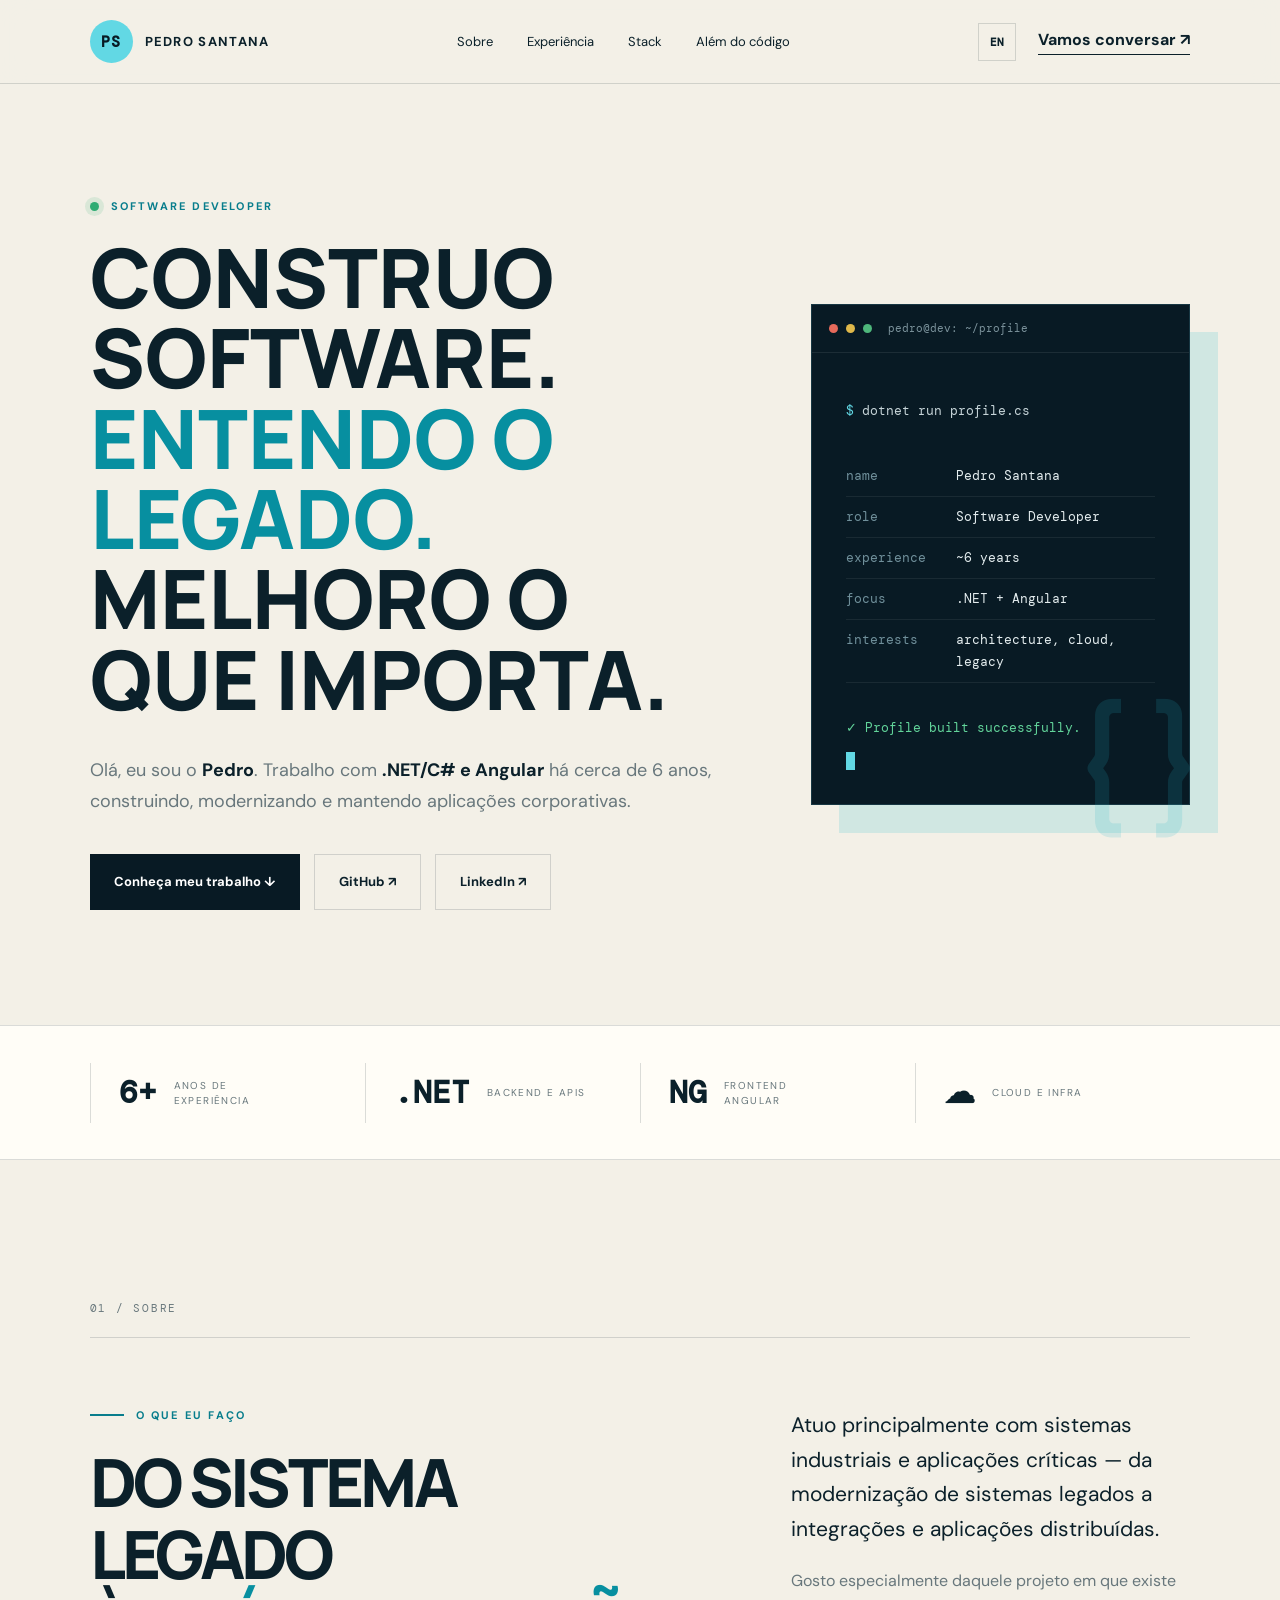
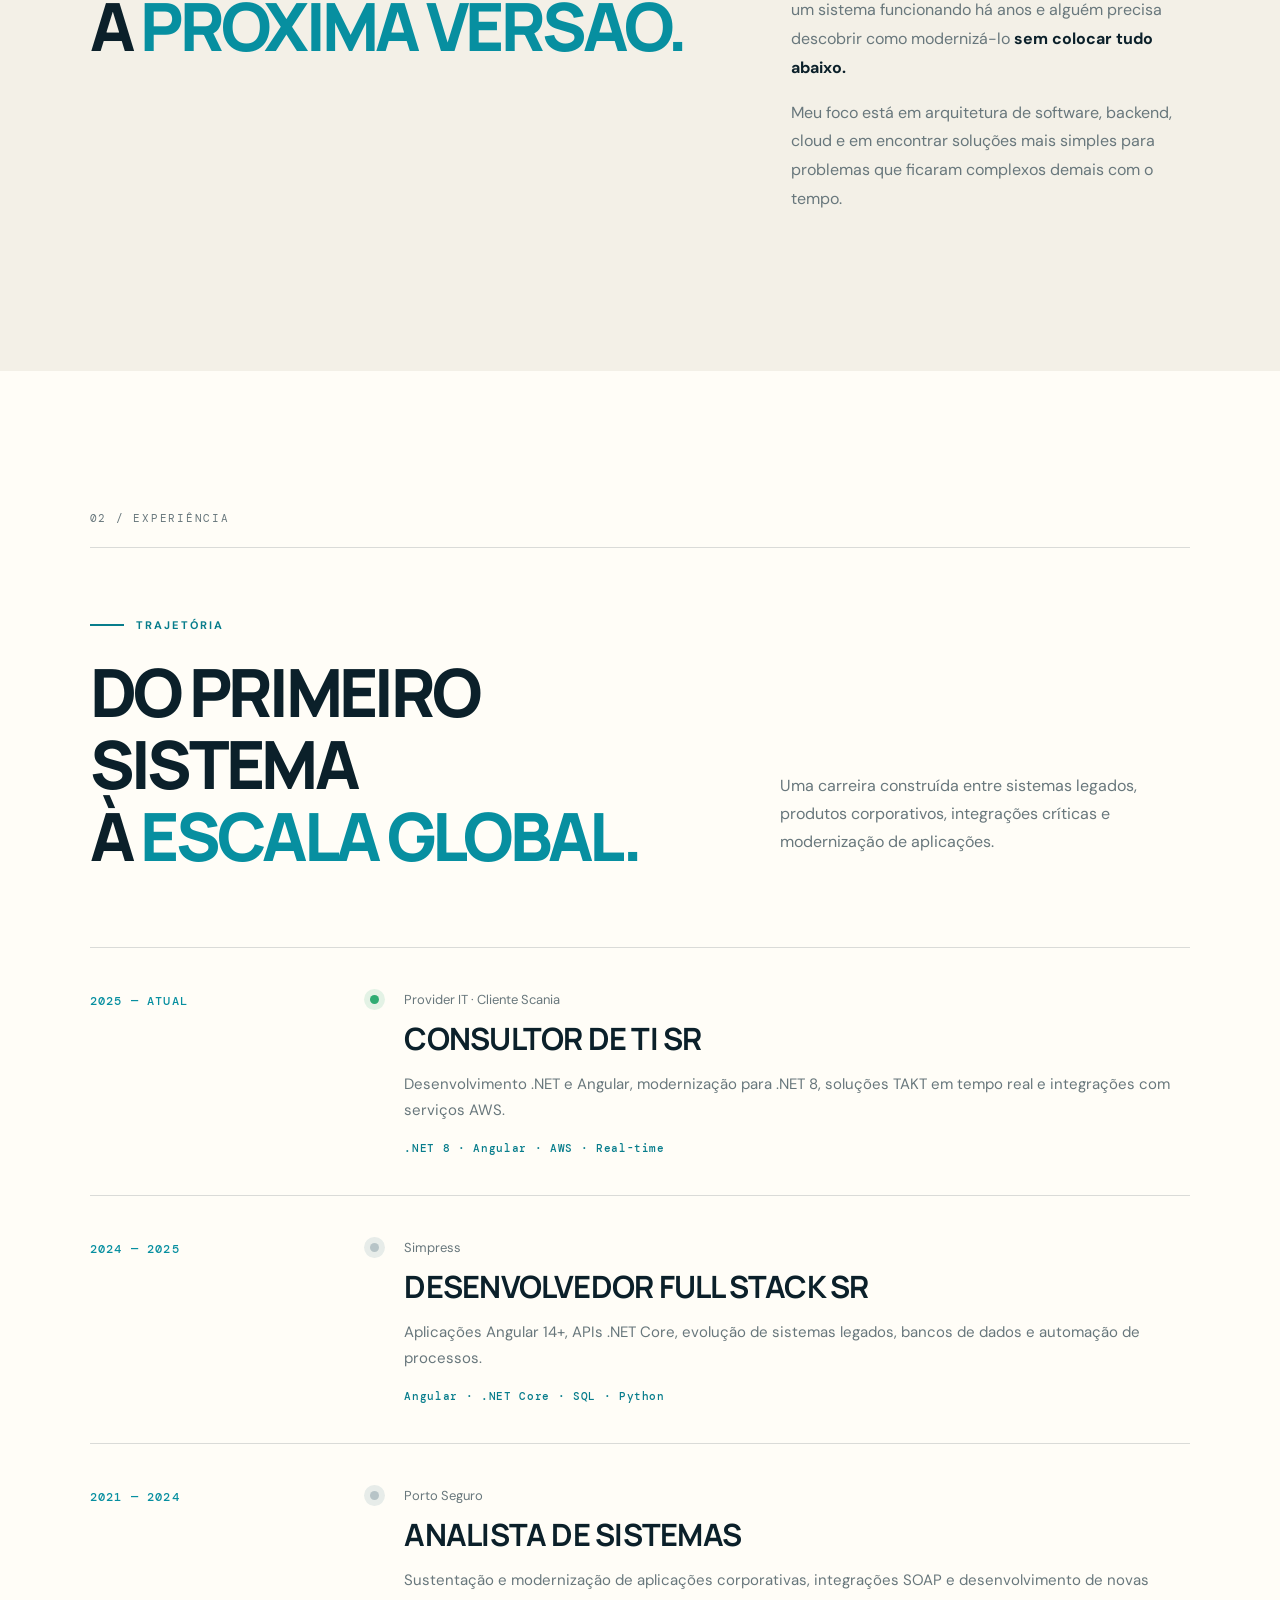
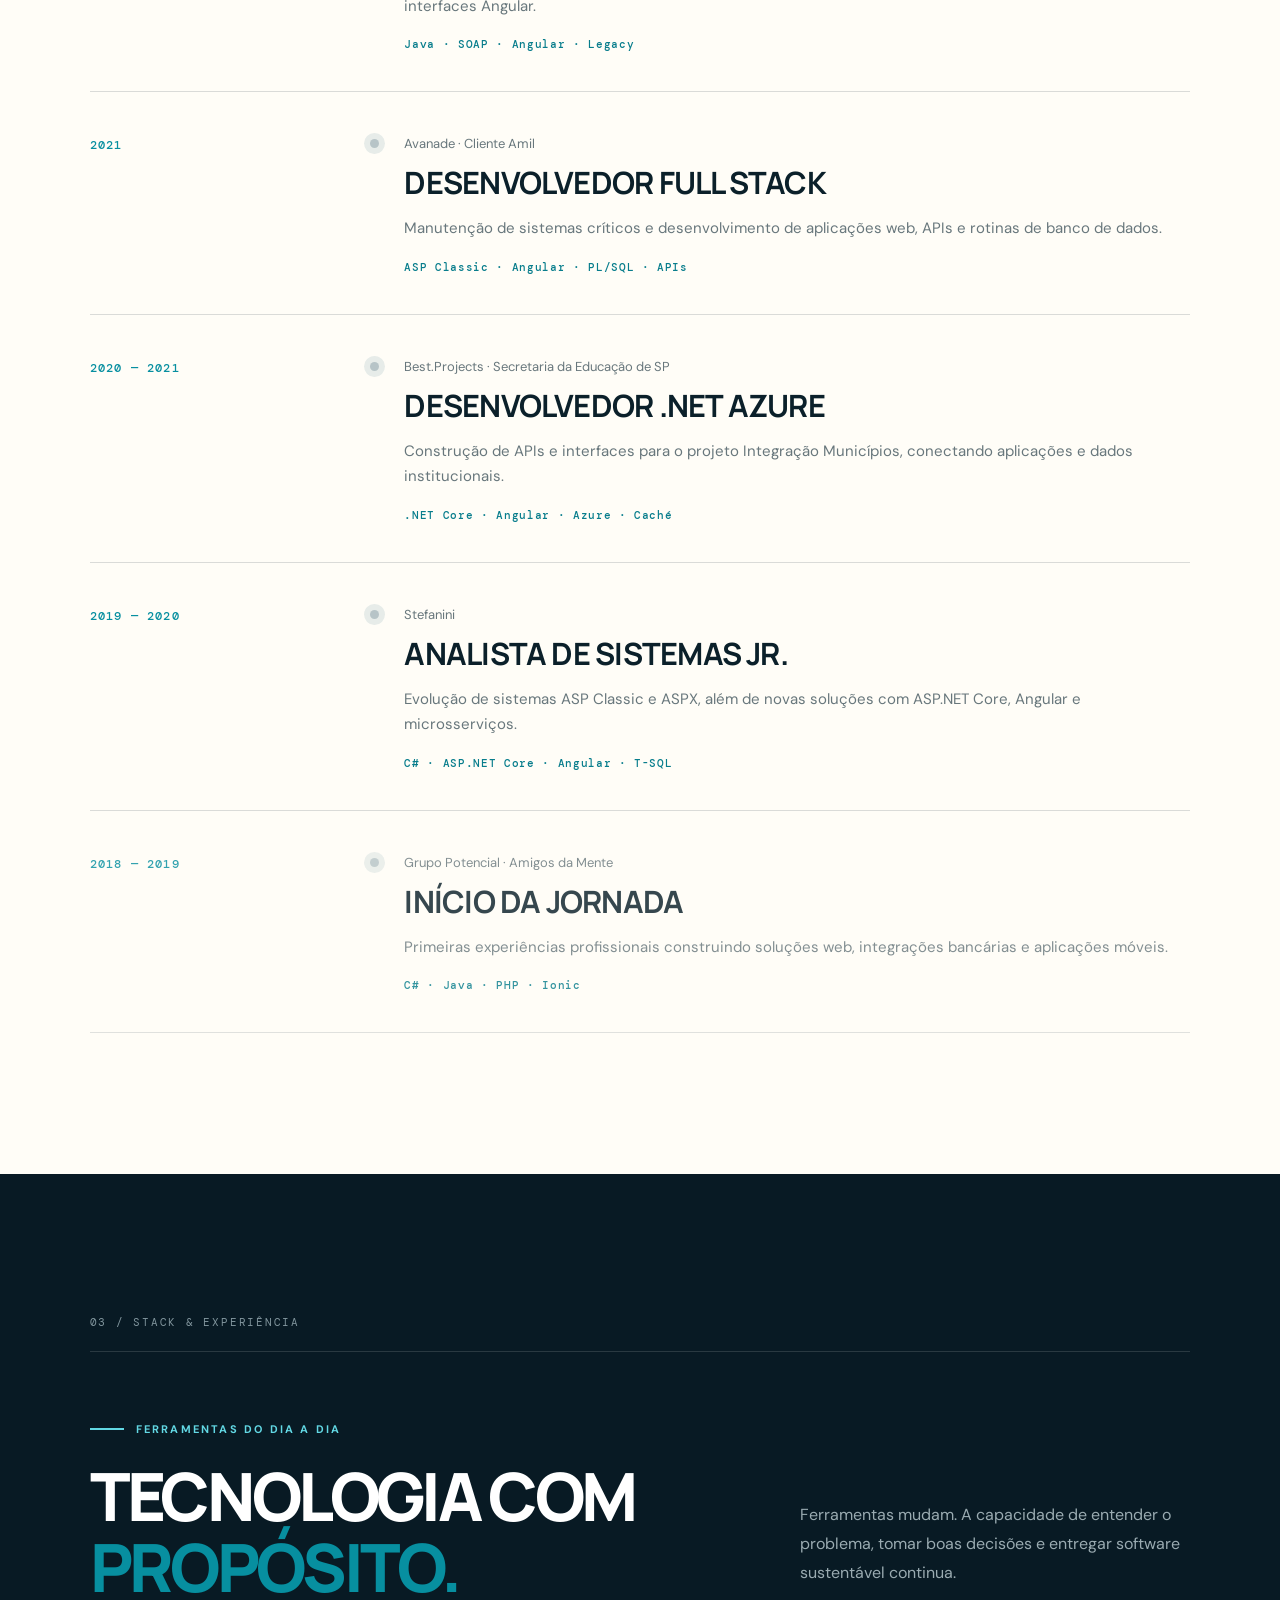
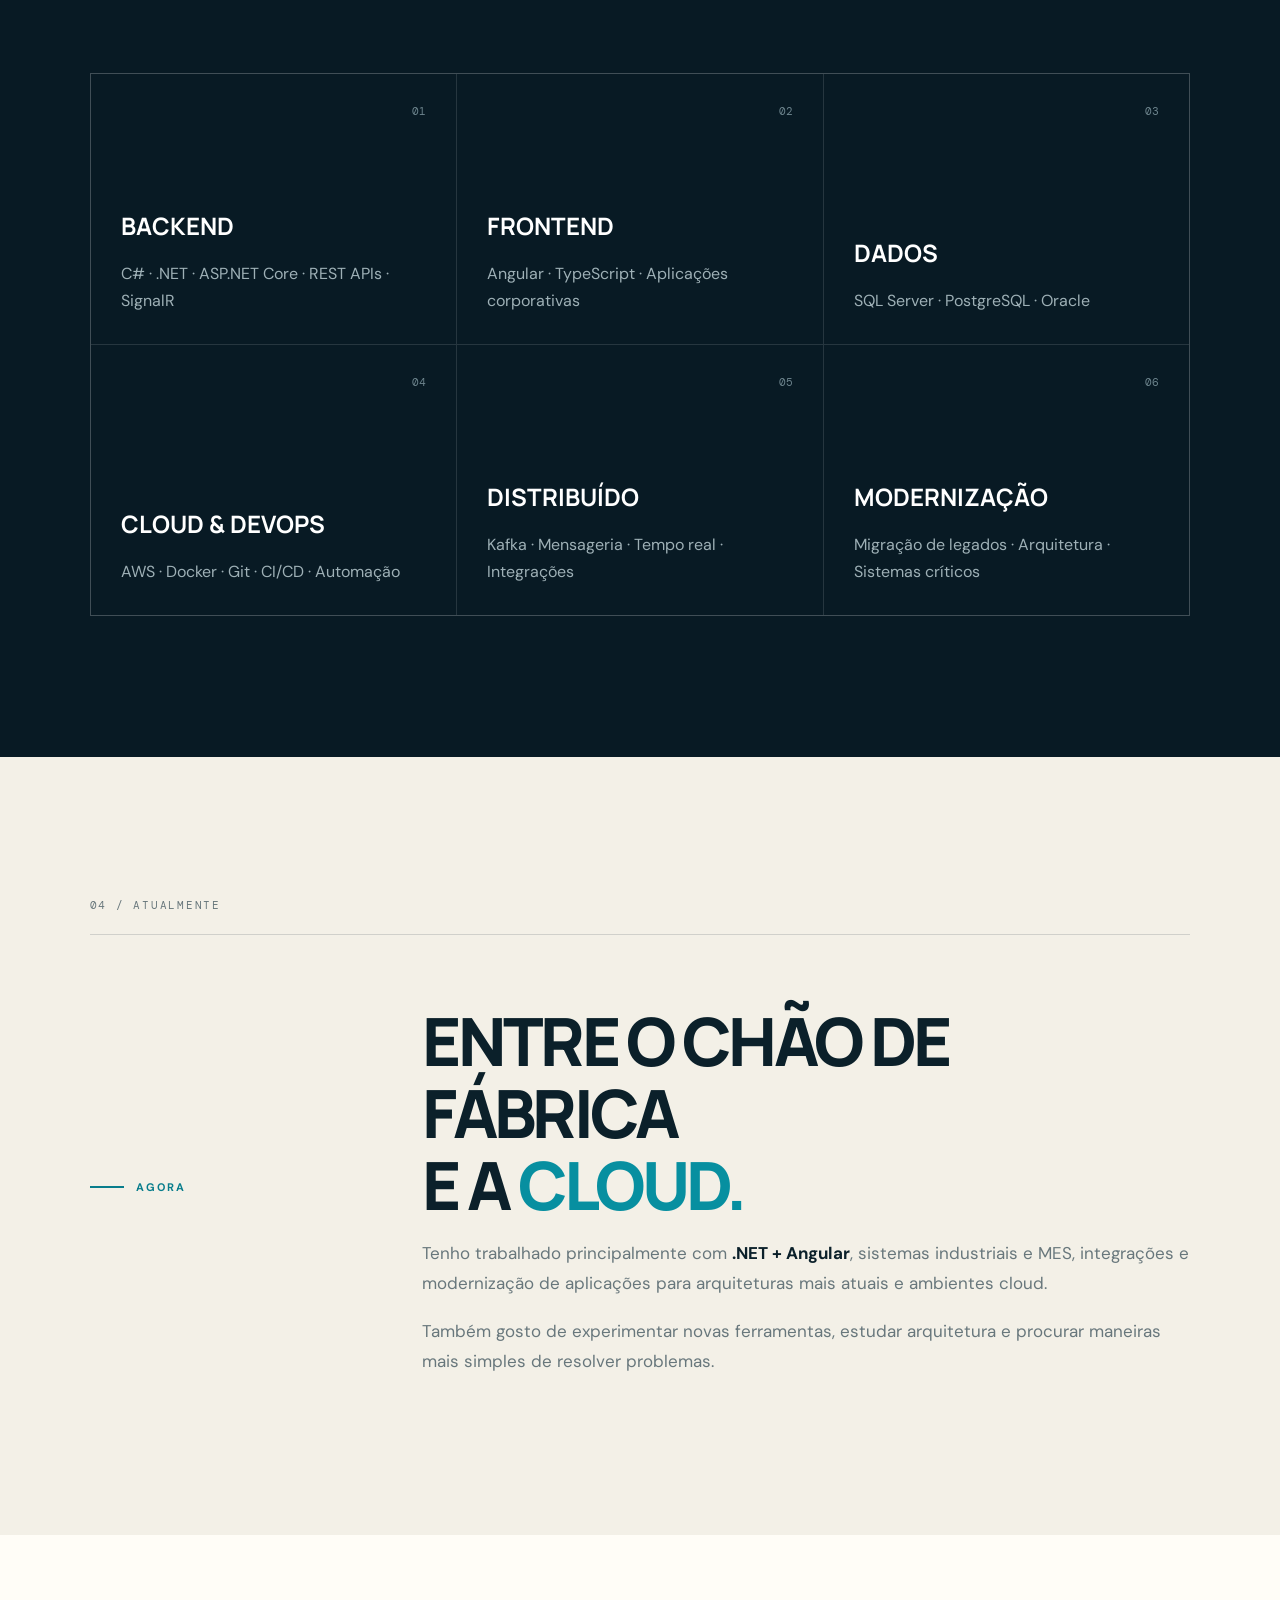
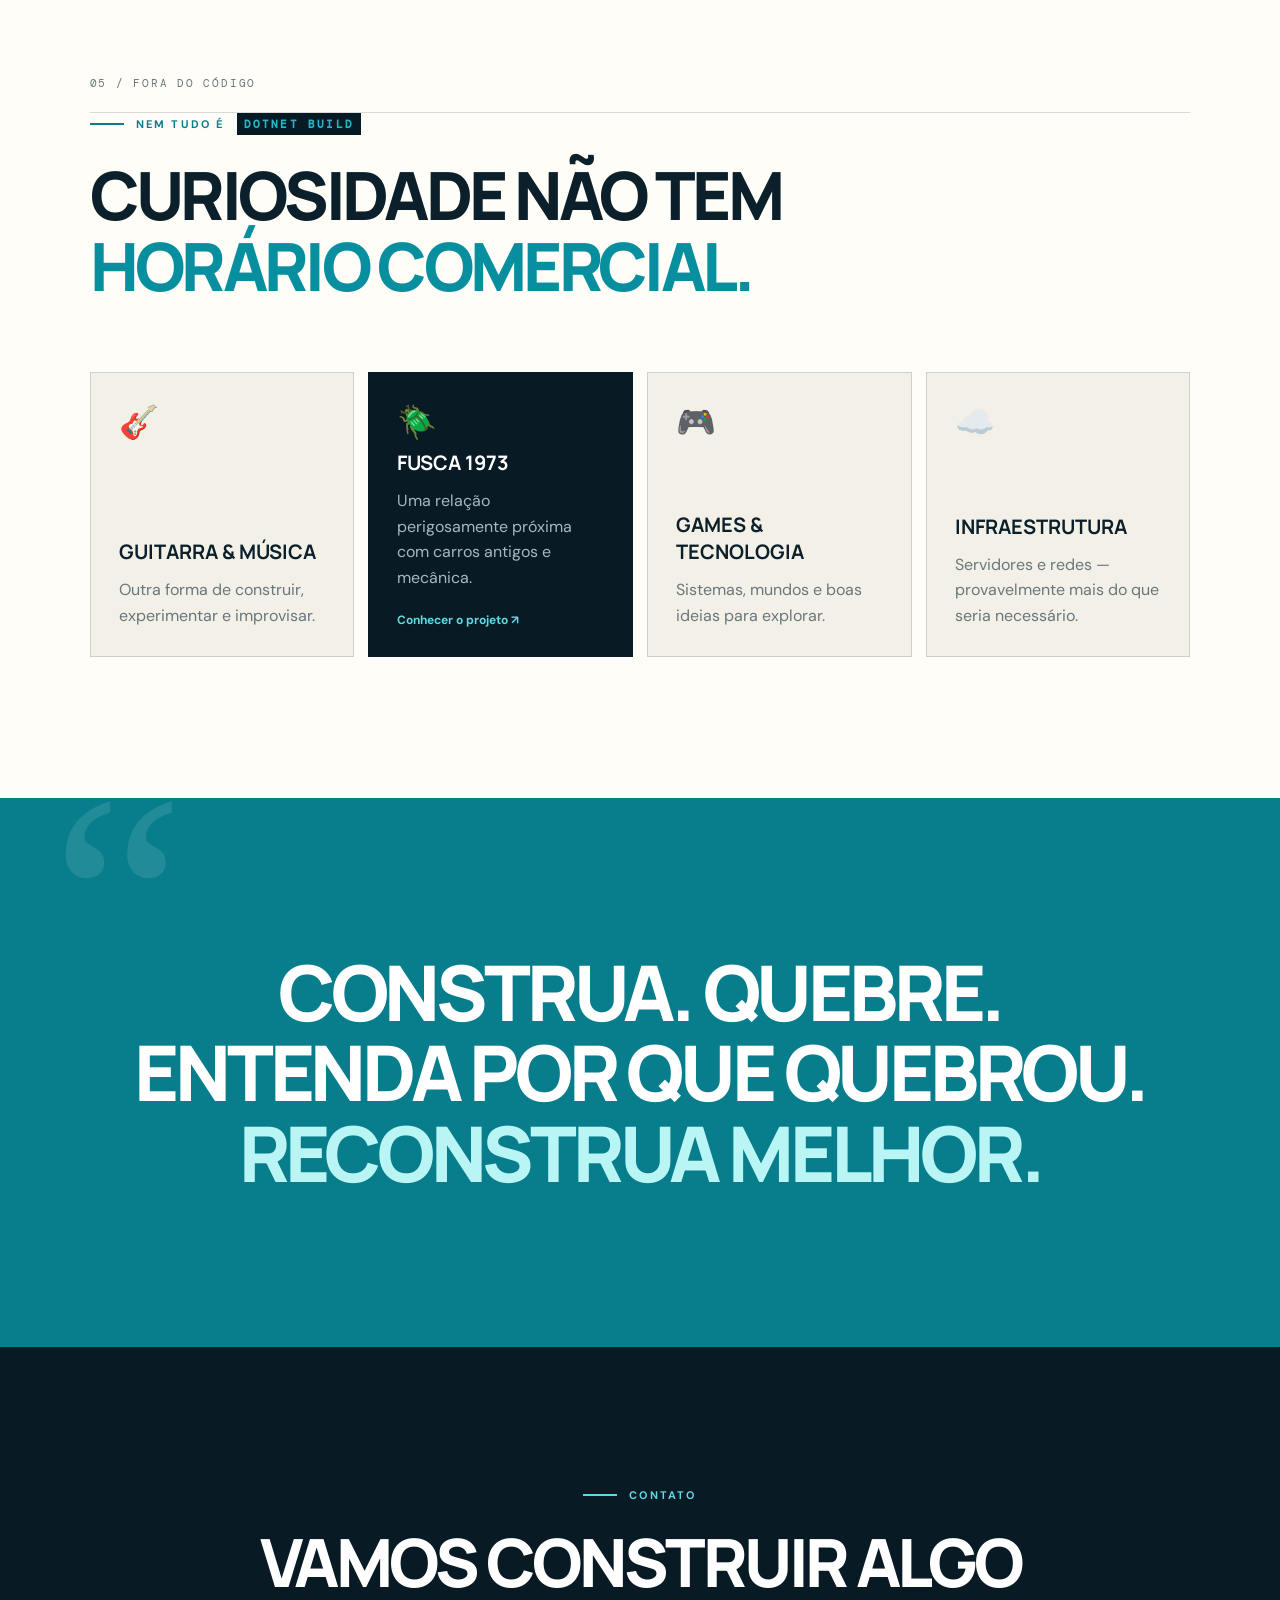
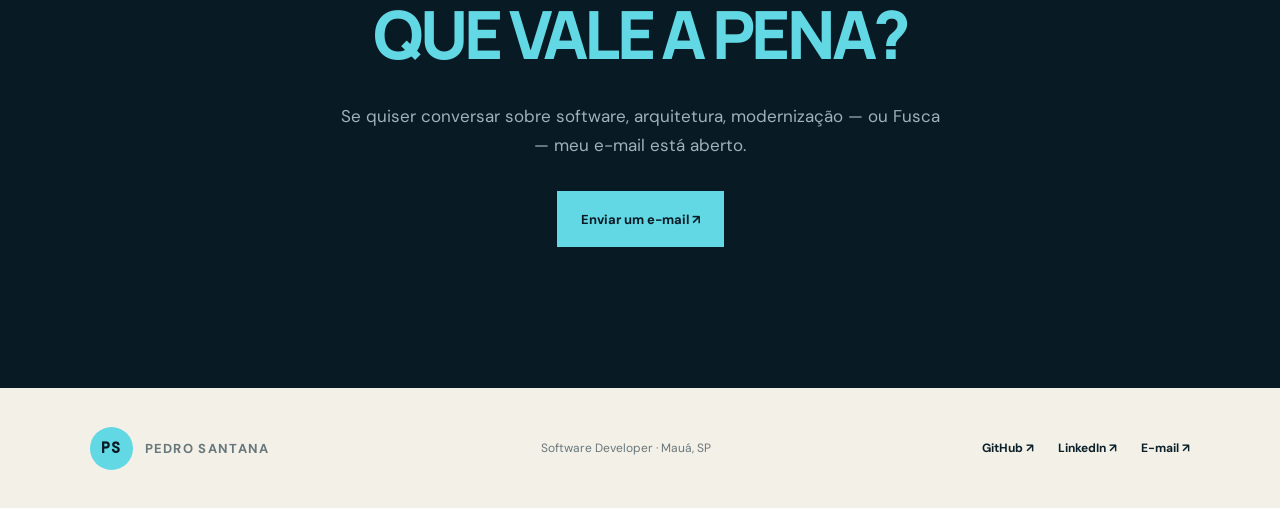
<file: index.html>
<!doctype html>
<html lang="pt-BR">
<head>
  <meta charset="utf-8">
  <meta name="viewport" content="width=device-width,initial-scale=1">
  <meta name="description" content="Pedro Santana — Software Developer especializado em .NET, C#, Angular, cloud e modernização de aplicações.">
  <meta name="theme-color" content="#081a24">
  <meta property="og:type" content="website">
  <meta property="og:locale" content="pt_BR">
  <meta property="og:title" content="Pedro Santana | Software Developer">
  <meta property="og:description" content="Software, arquitetura, cloud e modernização de aplicações.">
  <meta property="og:image" content="https://paulosantanalins.github.io/og-image.png">
  <meta property="og:image:width" content="1200">
  <meta property="og:image:height" content="630">
  <meta property="og:image:alt" content="Pedro Santana — Software Developer">
  <meta name="twitter:card" content="summary_large_image">
  <meta name="twitter:image" content="https://paulosantanalins.github.io/og-image.png">
  <title>Pedro Santana | Software Developer</title>
  <link rel="icon" href="favicon.svg" type="image/svg+xml">
  <link rel="preconnect" href="https://fonts.googleapis.com">
  <link rel="preconnect" href="https://fonts.gstatic.com" crossorigin>
  <link href="https://fonts.googleapis.com/css2?family=DM+Mono:wght@400;500&family=DM+Sans:wght@400;500;600;700&family=Manrope:wght@600;700;800&display=swap" rel="stylesheet">
  <link rel="stylesheet" href="style.css">
</head>
<body>
  <a class="skip" href="#conteudo">Pular para o conteúdo</a>
  <header class="topbar">
    <a class="brand" href="#inicio" aria-label="Página inicial"><span>PS</span><b>Pedro Santana</b></a>
    <nav aria-label="Navegação principal"><a href="#sobre">Sobre</a><a href="#experiencia">Experiência</a><a href="#stack">Stack</a><a href="#fora-do-codigo">Além do código</a></nav>
    <div class="header-actions"><a class="language-link" href="en/" lang="en" aria-label="View site in English">EN</a><a class="contact-link" href="mailto:pedro.p.l.santana@gmail.com">Vamos conversar ↗</a></div>
  </header>

  <main id="conteudo">
    <section class="hero" id="inicio">
      <div class="hero-copy">
        <p class="availability"><i></i> SOFTWARE DEVELOPER</p>
        <h1>CONSTRUO SOFTWARE.<br><em>ENTENDO O LEGADO.</em><br>MELHORO O QUE IMPORTA.</h1>
        <p class="intro">Olá, eu sou o <strong>Pedro</strong>. Trabalho com <strong>.NET/C# e Angular</strong> há cerca de 6 anos, construindo, modernizando e mantendo aplicações corporativas.</p>
        <div class="hero-actions"><a class="button primary" href="#sobre">Conheça meu trabalho ↓</a><a class="button secondary" href="https://github.com/paulosantanalins" target="_blank" rel="noreferrer">GitHub ↗</a><a class="button secondary" href="https://www.linkedin.com/in/pedro-paulo-lins-sant-ana/" target="_blank" rel="noopener noreferrer">LinkedIn ↗</a></div>
      </div>
      <aside class="terminal" aria-label="Resumo profissional em formato de terminal">
        <div class="terminal-bar"><i></i><i></i><i></i><span>pedro@dev: ~/profile</span></div>
        <div class="terminal-body">
          <p><span class="prompt">$</span> dotnet run profile.cs</p>
          <dl><div><dt>name</dt><dd>Pedro Santana</dd></div><div><dt>role</dt><dd>Software Developer</dd></div><div><dt>experience</dt><dd>~6 years</dd></div><div><dt>focus</dt><dd>.NET + Angular</dd></div><div><dt>interests</dt><dd>architecture, cloud, legacy</dd></div></dl>
          <p class="success">✓ Profile built successfully.</p><span class="cursor" aria-hidden="true"></span>
        </div>
        <span class="code-mark" aria-hidden="true">{ }</span>
      </aside>
    </section>

    <section class="numbers" aria-label="Resumo"><div><strong>6+</strong><span>ANOS DE EXPERIÊNCIA</span></div><div><strong>.NET</strong><span>BACKEND E APIS</span></div><div><strong>NG</strong><span>FRONTEND ANGULAR</span></div><div><strong>☁</strong><span>CLOUD E INFRA</span></div></section>

    <section class="section about" id="sobre">
      <div class="section-index">01 / SOBRE</div>
      <div class="about-grid"><div><p class="eyebrow">O QUE EU FAÇO</p><h2>DO SISTEMA LEGADO<br>À <em>PRÓXIMA VERSÃO.</em></h2></div><div class="about-copy"><p class="large">Atuo principalmente com sistemas industriais e aplicações críticas — da modernização de sistemas legados a integrações e aplicações distribuídas.</p><p>Gosto especialmente daquele projeto em que existe um sistema funcionando há anos e alguém precisa descobrir como modernizá-lo <strong>sem colocar tudo abaixo.</strong></p><p>Meu foco está em arquitetura de software, backend, cloud e em encontrar soluções mais simples para problemas que ficaram complexos demais com o tempo.</p></div></div>
    </section>

    <section class="section experience" id="experiencia"><div class="section-index">02 / EXPERIÊNCIA</div><div class="experience-head"><div><p class="eyebrow">TRAJETÓRIA</p><h2>DO PRIMEIRO SISTEMA<br>À <em>ESCALA GLOBAL.</em></h2></div><p>Uma carreira construída entre sistemas legados, produtos corporativos, integrações críticas e modernização de aplicações.</p></div><div class="timeline"><article class="timeline-item current-role"><div class="period">2025 — ATUAL</div><div class="role"><span>Provider IT · Cliente Scania</span><h3>CONSULTOR DE TI SR</h3><p>Desenvolvimento .NET e Angular, modernização para .NET 8, soluções TAKT em tempo real e integrações com serviços AWS.</p><div class="tech">.NET 8 · Angular · AWS · Real-time</div></div></article><article class="timeline-item"><div class="period">2024 — 2025</div><div class="role"><span>Simpress</span><h3>DESENVOLVEDOR FULL STACK SR</h3><p>Aplicações Angular 14+, APIs .NET Core, evolução de sistemas legados, bancos de dados e automação de processos.</p><div class="tech">Angular · .NET Core · SQL · Python</div></div></article><article class="timeline-item"><div class="period">2021 — 2024</div><div class="role"><span>Porto Seguro</span><h3>ANALISTA DE SISTEMAS</h3><p>Sustentação e modernização de aplicações corporativas, integrações SOAP e desenvolvimento de novas interfaces Angular.</p><div class="tech">Java · SOAP · Angular · Legacy</div></div></article><article class="timeline-item"><div class="period">2021</div><div class="role"><span>Avanade · Cliente Amil</span><h3>DESENVOLVEDOR FULL STACK</h3><p>Manutenção de sistemas críticos e desenvolvimento de aplicações web, APIs e rotinas de banco de dados.</p><div class="tech">ASP Classic · Angular · PL/SQL · APIs</div></div></article><article class="timeline-item"><div class="period">2020 — 2021</div><div class="role"><span>Best.Projects · Secretaria da Educação de SP</span><h3>DESENVOLVEDOR .NET AZURE</h3><p>Construção de APIs e interfaces para o projeto Integração Municípios, conectando aplicações e dados institucionais.</p><div class="tech">.NET Core · Angular · Azure · Caché</div></div></article><article class="timeline-item"><div class="period">2019 — 2020</div><div class="role"><span>Stefanini</span><h3>ANALISTA DE SISTEMAS JR.</h3><p>Evolução de sistemas ASP Classic e ASPX, além de novas soluções com ASP.NET Core, Angular e microsserviços.</p><div class="tech">C# · ASP.NET Core · Angular · T-SQL</div></div></article><article class="timeline-item early"><div class="period">2018 — 2019</div><div class="role"><span>Grupo Potencial · Amigos da Mente</span><h3>INÍCIO DA JORNADA</h3><p>Primeiras experiências profissionais construindo soluções web, integrações bancárias e aplicações móveis.</p><div class="tech">C# · Java · PHP · Ionic</div></div></article></div></section><section class="section expertise" id="stack">
      <div class="section-index light">03 / STACK & EXPERIÊNCIA</div>
      <div class="section-title"><div><p class="eyebrow light">FERRAMENTAS DO DIA A DIA</p><h2>TECNOLOGIA COM<br><em>PROPÓSITO.</em></h2></div><p>Ferramentas mudam. A capacidade de entender o problema, tomar boas decisões e entregar software sustentável continua.</p></div>
      <div class="skill-grid">
        <article><span>01</span><h3>BACKEND</h3><p>C# · .NET · ASP.NET Core · REST APIs · SignalR</p></article>
        <article><span>02</span><h3>FRONTEND</h3><p>Angular · TypeScript · Aplicações corporativas</p></article>
        <article><span>03</span><h3>DADOS</h3><p>SQL Server · PostgreSQL · Oracle</p></article>
        <article><span>04</span><h3>CLOUD & DEVOPS</h3><p>AWS · Docker · Git · CI/CD · Automação</p></article>
        <article><span>05</span><h3>DISTRIBUÍDO</h3><p>Kafka · Mensageria · Tempo real · Integrações</p></article>
        <article><span>06</span><h3>MODERNIZAÇÃO</h3><p>Migração de legados · Arquitetura · Sistemas críticos</p></article>
      </div>
    </section>

    <section class="section current">
      <div class="section-index">04 / ATUALMENTE</div>
      <div class="current-grid"><p class="eyebrow">AGORA</p><div><h2>ENTRE O CHÃO DE FÁBRICA<br>E A <em>CLOUD.</em></h2><p>Tenho trabalhado principalmente com <strong>.NET + Angular</strong>, sistemas industriais e MES, integrações e modernização de aplicações para arquiteturas mais atuais e ambientes cloud.</p><p>Também gosto de experimentar novas ferramentas, estudar arquitetura e procurar maneiras mais simples de resolver problemas.</p></div></div>
    </section>

    <section class="section life" id="fora-do-codigo">
      <div class="section-index">05 / FORA DO CÓDIGO</div>
      <p class="eyebrow">NEM TUDO É <code>DOTNET BUILD</code></p>
      <h2>CURIOSIDADE NÃO TEM<br><em>HORÁRIO COMERCIAL.</em></h2>
      <div class="interest-grid">
        <article><span>🎸</span><h3>GUITARRA & MÚSICA</h3><p>Outra forma de construir, experimentar e improvisar.</p></article>
        <a href="fusca-1973/" class="interest-card featured"><span>🪲</span><h3>FUSCA 1973</h3><p>Uma relação perigosamente próxima com carros antigos e mecânica.</p><b>Conhecer o projeto ↗</b></a>
        <article><span>🎮</span><h3>GAMES & TECNOLOGIA</h3><p>Sistemas, mundos e boas ideias para explorar.</p></article>
        <article><span>☁️</span><h3>INFRAESTRUTURA</h3><p>Servidores e redes — provavelmente mais do que seria necessário.</p></article>
      </div>
    </section>

    <section class="manifesto"><span>“</span><blockquote>CONSTRUA. QUEBRE. ENTENDA POR QUE QUEBROU. <em>RECONSTRUA MELHOR.</em></blockquote></section>

    <section class="contact" id="contato"><p class="eyebrow light">CONTATO</p><h2>VAMOS CONSTRUIR ALGO<br><em>QUE VALE A PENA?</em></h2><p>Se quiser conversar sobre software, arquitetura, modernização — ou Fusca — meu e-mail está aberto.</p><a class="button inverse" href="mailto:pedro.p.l.santana@gmail.com">Enviar um e-mail ↗</a></section>
  </main>
  <footer><a class="brand" href="#inicio"><span>PS</span><b>Pedro Santana</b></a><p>Software Developer · Mauá, SP</p><div><a href="https://github.com/paulosantanalins" target="_blank" rel="noreferrer">GitHub ↗</a><a href="https://www.linkedin.com/in/pedro-paulo-lins-sant-ana/" target="_blank" rel="noopener noreferrer">LinkedIn ↗</a><a href="mailto:pedro.p.l.santana@gmail.com">E-mail ↗</a></div></footer>
</body></html>
</file>
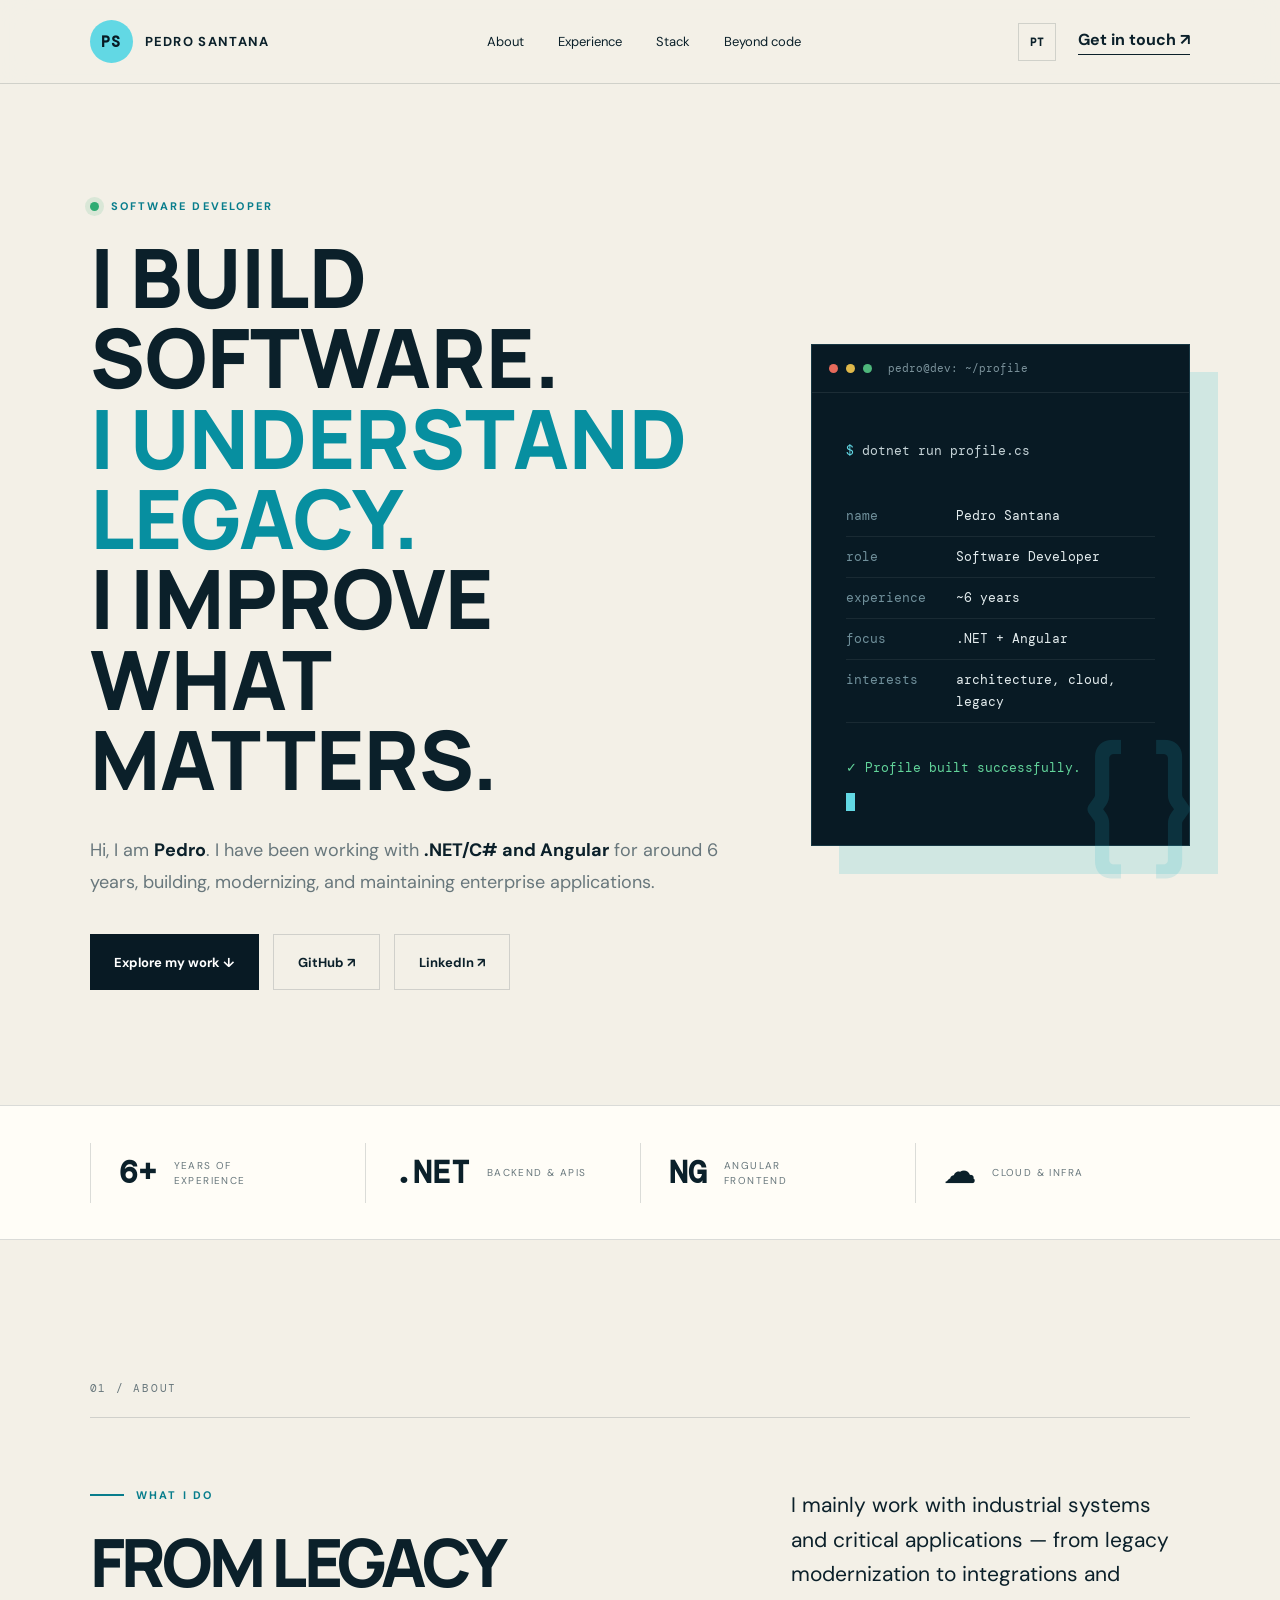
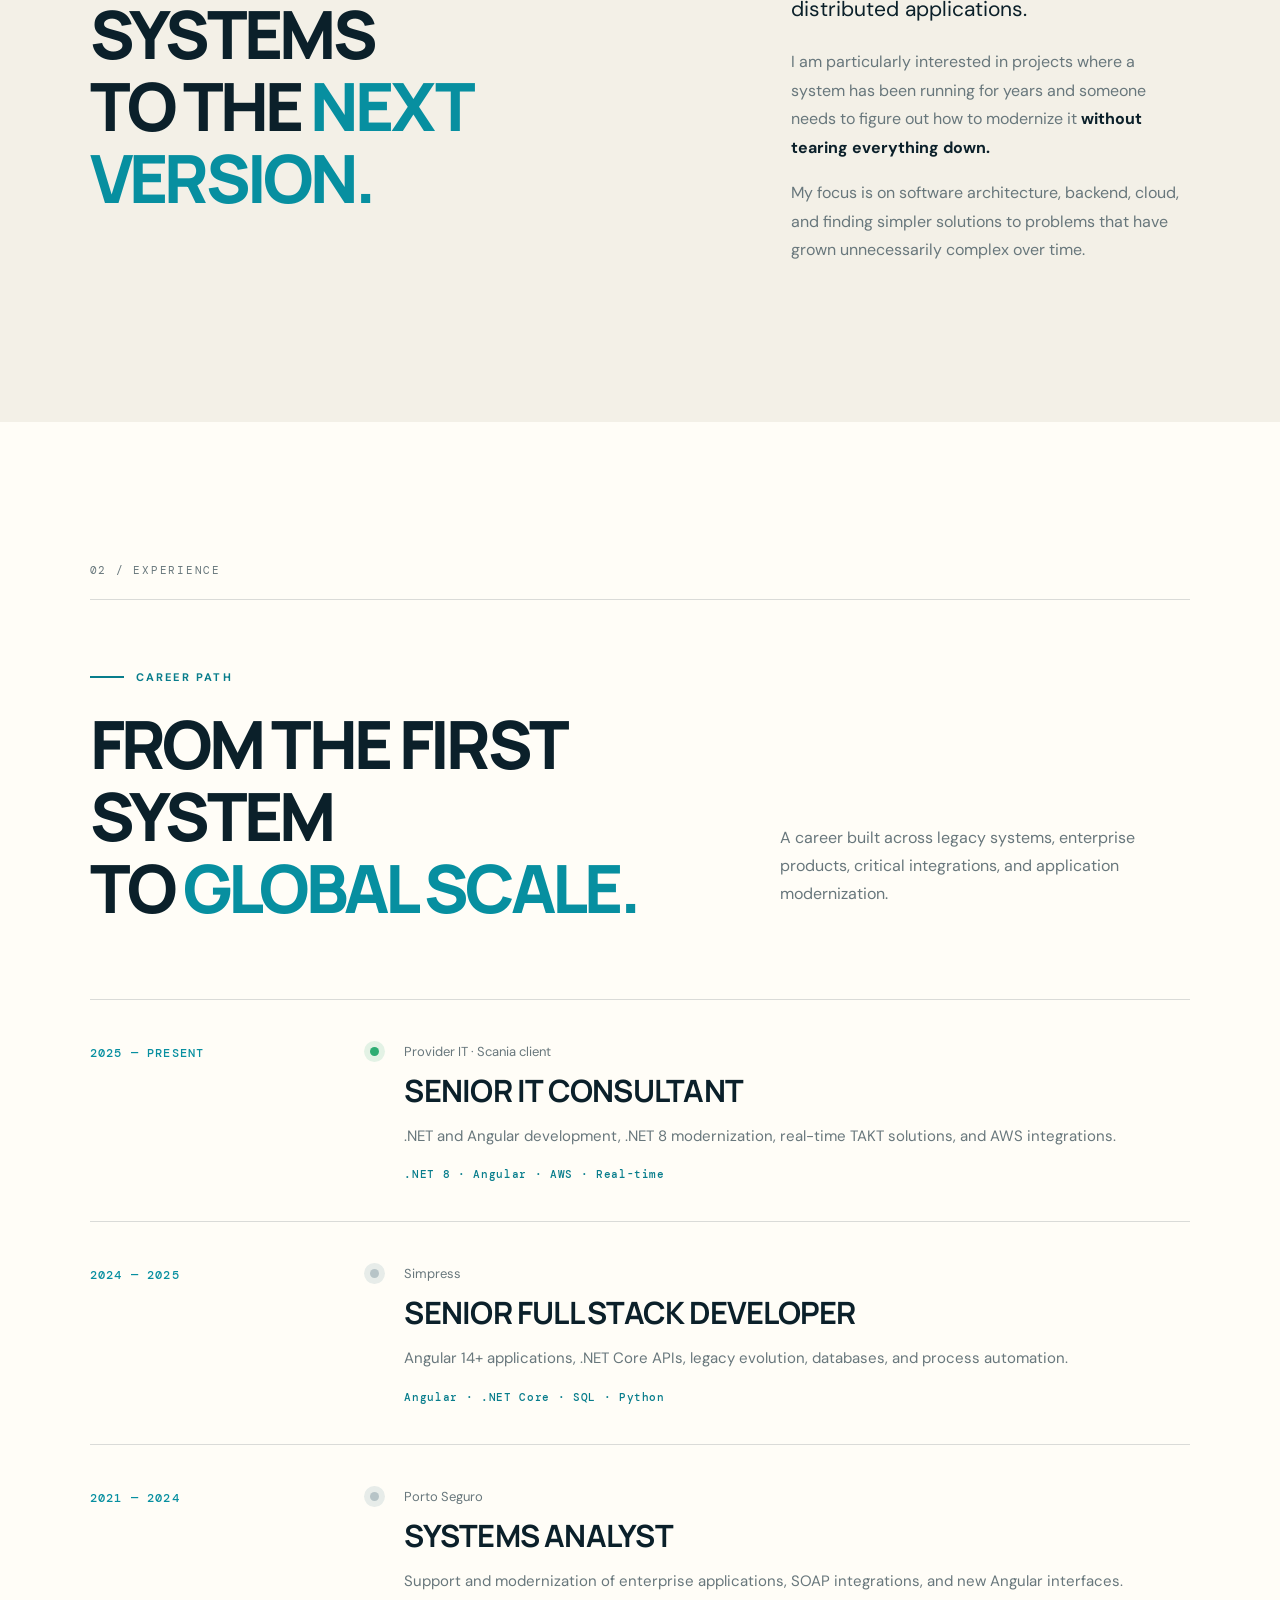
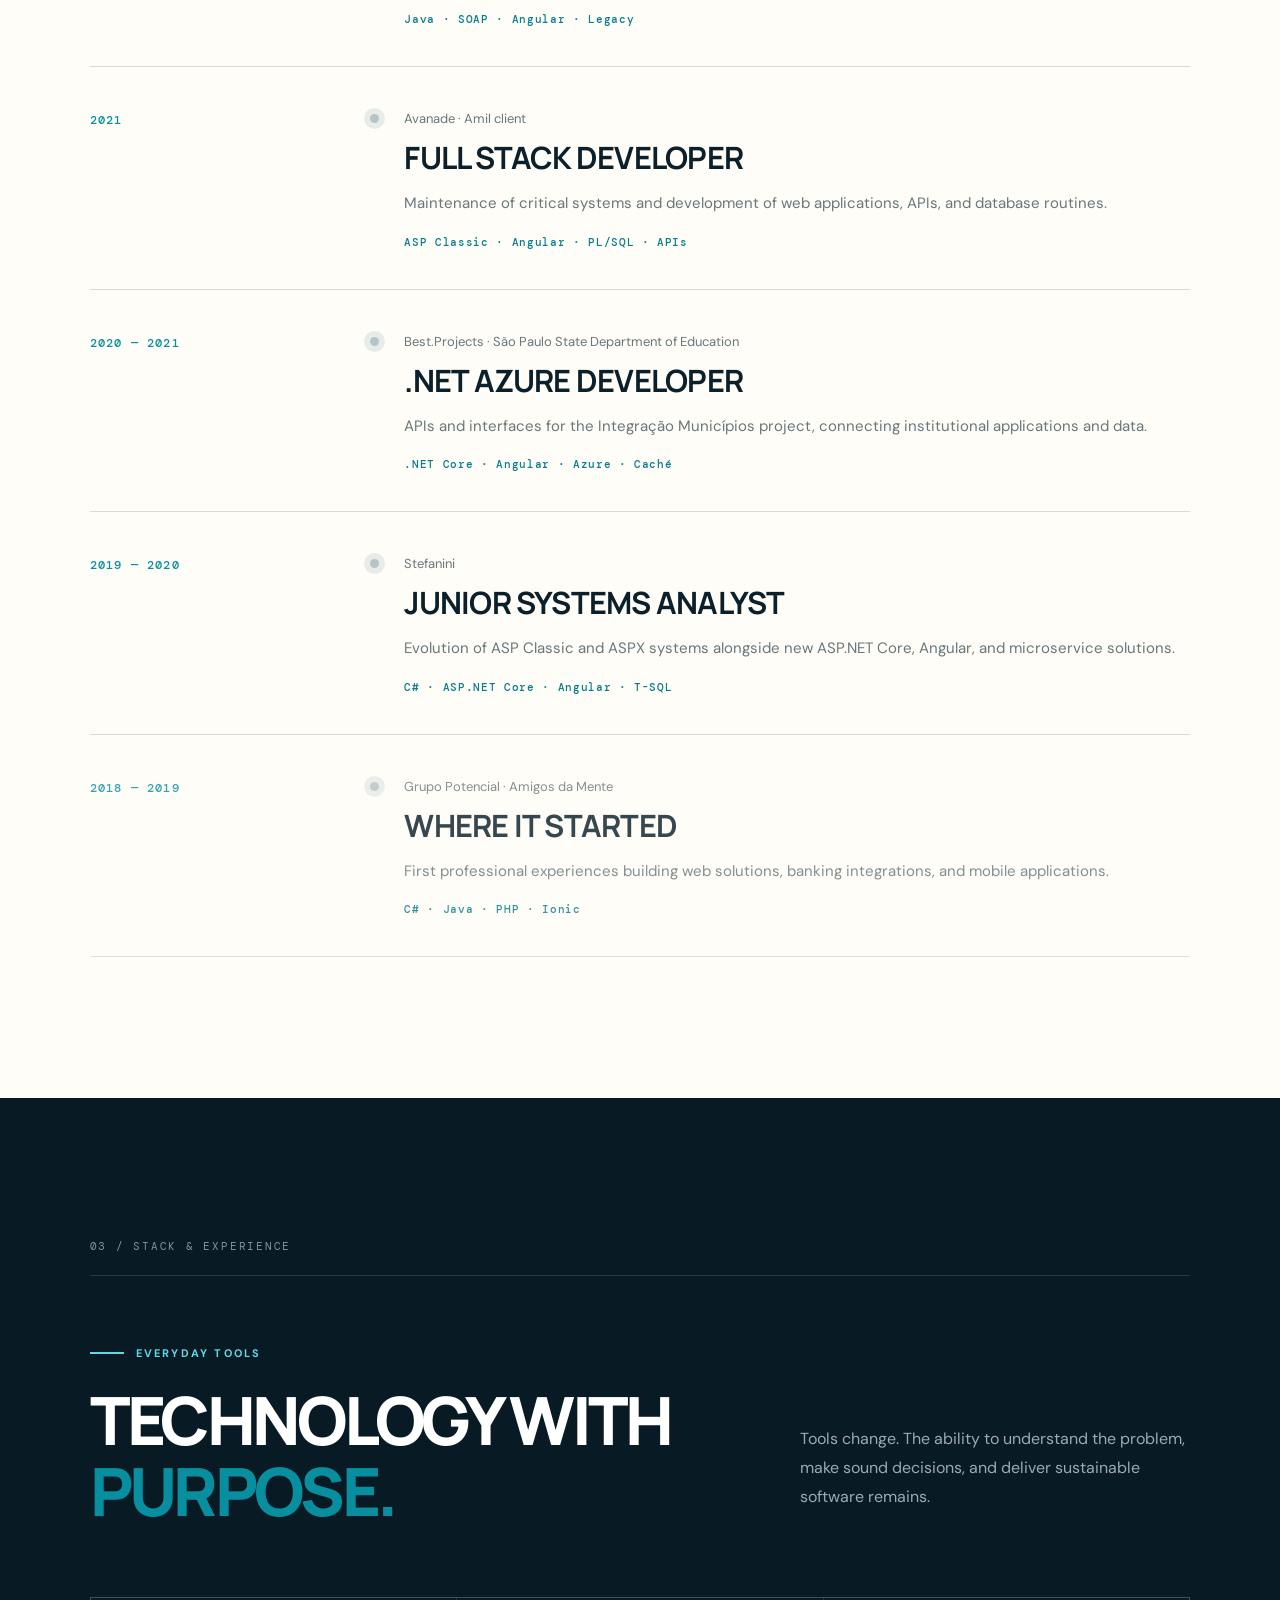
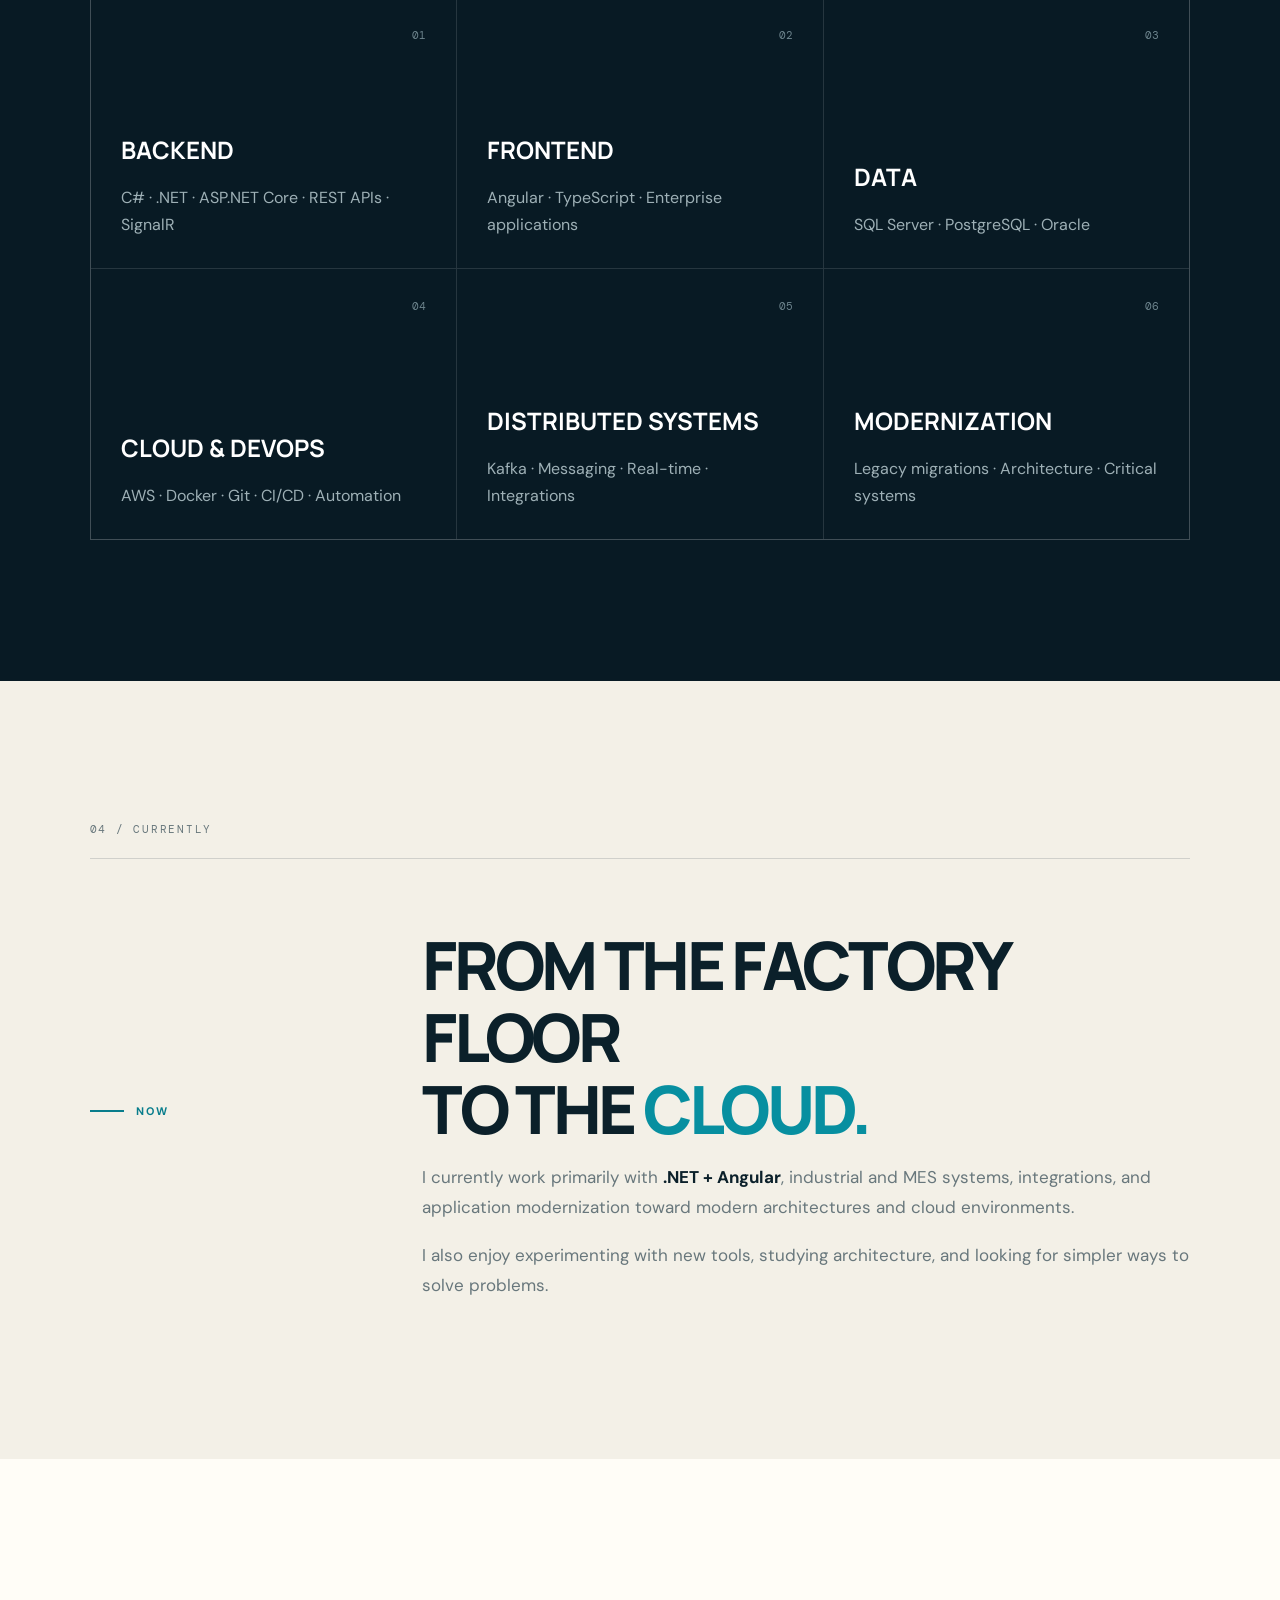
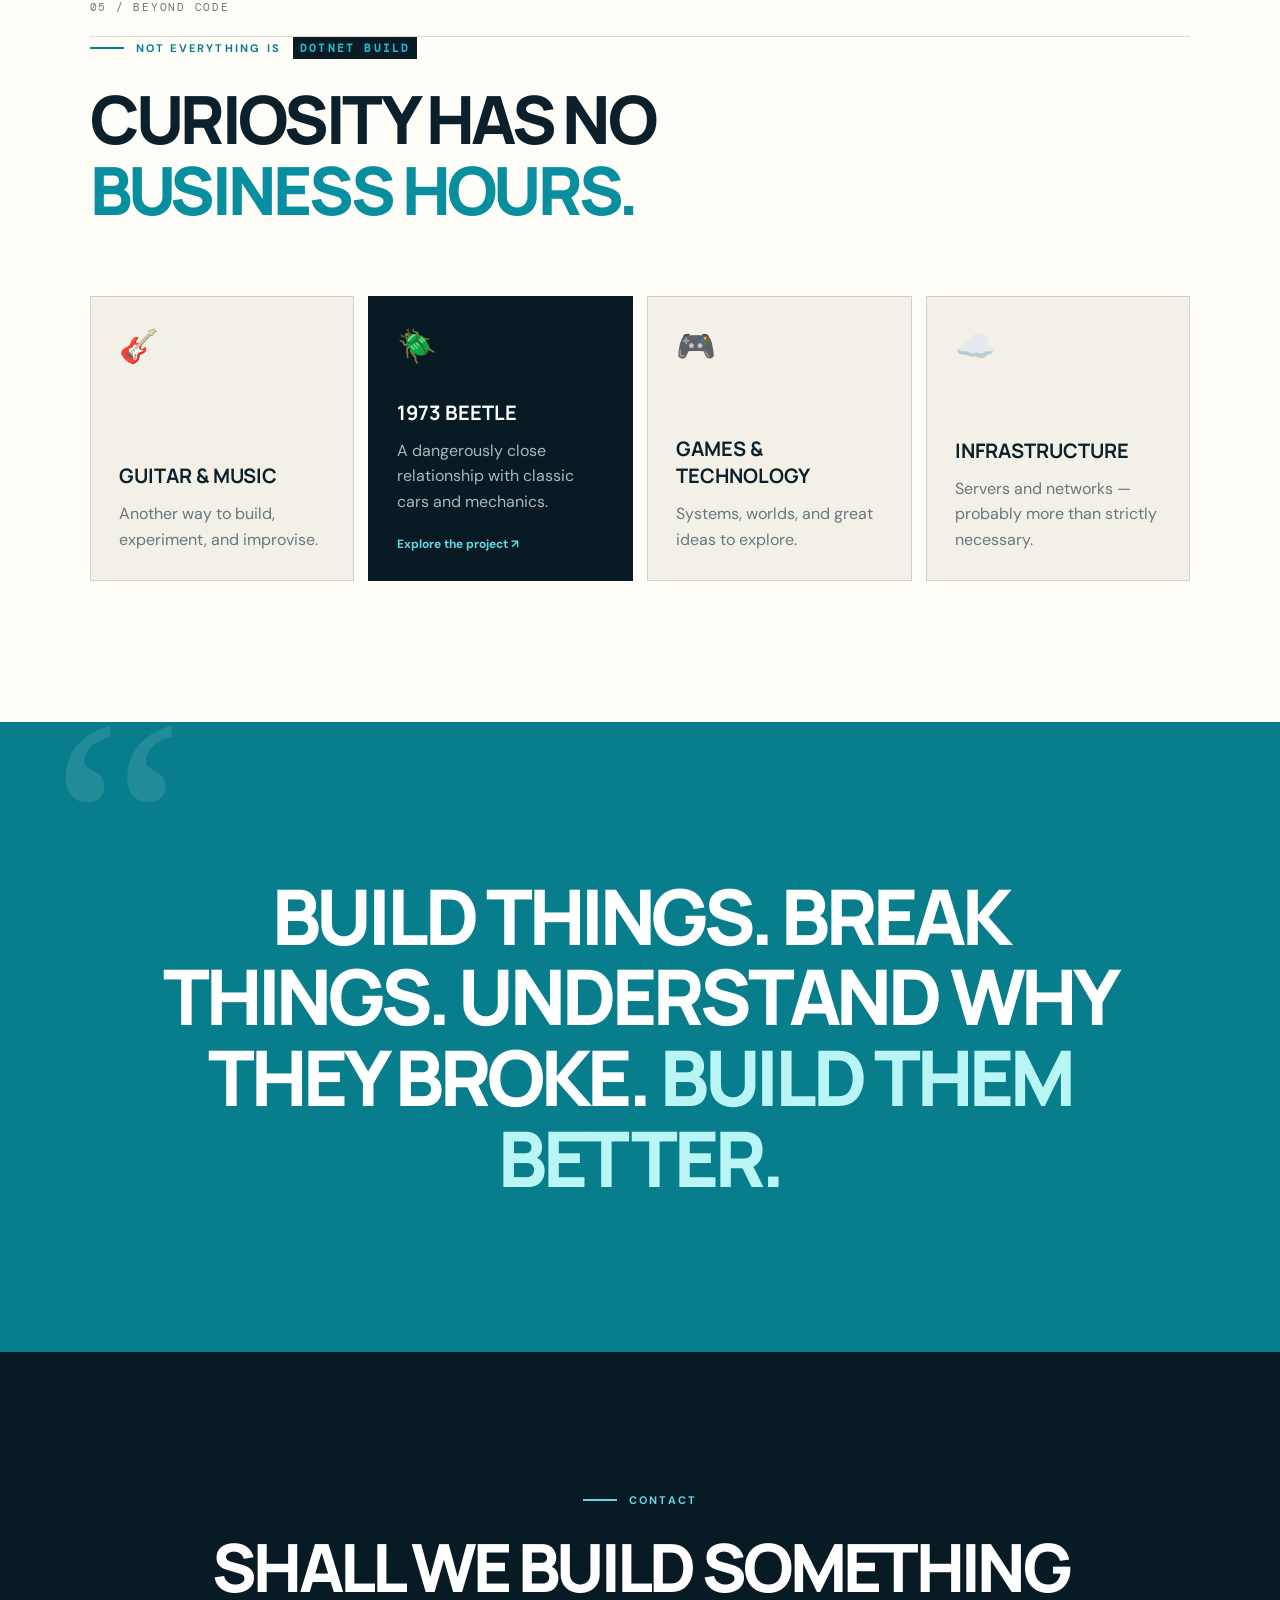
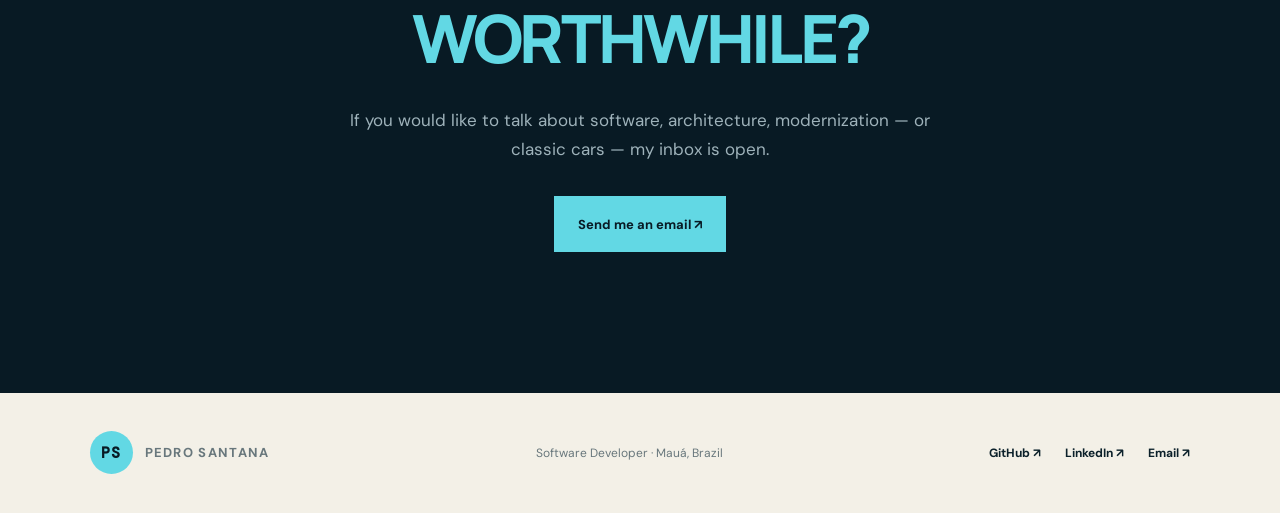
<file: en/index.html>
<!doctype html>
<html lang="en"><head><meta charset="utf-8"><meta name="viewport" content="width=device-width,initial-scale=1"><meta name="description" content="Pedro Santana — Software Developer specializing in .NET, C#, Angular, cloud, and application modernization."><meta name="theme-color" content="#081a24"><meta property="og:type" content="website"><meta property="og:locale" content="en_US"><meta property="og:title" content="Pedro Santana | Software Developer"><meta property="og:description" content="Software, architecture, cloud, and application modernization.">
  <meta property="og:image" content="https://paulosantanalins.github.io/og-image.png">
  <meta property="og:image:width" content="1200">
  <meta property="og:image:height" content="630">
  <meta property="og:image:alt" content="Pedro Santana — Software Developer">
  <meta name="twitter:card" content="summary_large_image">
  <meta name="twitter:image" content="https://paulosantanalins.github.io/og-image.png"><title>Pedro Santana | Software Developer</title><link rel="preconnect" href="https://fonts.googleapis.com"><link rel="preconnect" href="https://fonts.gstatic.com" crossorigin><link href="https://fonts.googleapis.com/css2?family=DM+Mono:wght@400;500&family=DM+Sans:wght@400;500;600;700&family=Manrope:wght@600;700;800&display=swap" rel="stylesheet"><link rel="stylesheet" href="../style.css"></head>
  <link rel="icon" href="../favicon.svg" type="image/svg+xml">
<body><a class="skip" href="#content">Skip to content</a><header class="topbar"><a class="brand" href="#home" aria-label="Home"><span>PS</span><b>Pedro Santana</b></a><nav aria-label="Main navigation"><a href="#about">About</a><a href="#experience">Experience</a><a href="#stack">Stack</a><a href="#beyond-code">Beyond code</a></nav><div class="header-actions"><a class="language-link" href="../" lang="pt-BR" aria-label="Ver site em português">PT</a><a class="contact-link" href="mailto:pedro.p.l.santana@gmail.com">Get in touch ↗</a></div></header>
<main id="content"><section class="hero" id="home"><div class="hero-copy"><p class="availability"><i></i> SOFTWARE DEVELOPER</p><h1>I BUILD SOFTWARE.<br><em>I UNDERSTAND LEGACY.</em><br>I IMPROVE WHAT MATTERS.</h1><p class="intro">Hi, I am <strong>Pedro</strong>. I have been working with <strong>.NET/C# and Angular</strong> for around 6 years, building, modernizing, and maintaining enterprise applications.</p><div class="hero-actions"><a class="button primary" href="#about">Explore my work ↓</a><a class="button secondary" href="https://github.com/paulosantanalins" target="_blank" rel="noreferrer">GitHub ↗</a><a class="button secondary" href="https://www.linkedin.com/in/pedro-paulo-lins-sant-ana/" target="_blank" rel="noopener noreferrer">LinkedIn ↗</a></div></div><aside class="terminal" aria-label="Professional summary displayed as a terminal"><div class="terminal-bar"><i></i><i></i><i></i><span>pedro@dev: ~/profile</span></div><div class="terminal-body"><p><span class="prompt">$</span> dotnet run profile.cs</p><dl><div><dt>name</dt><dd>Pedro Santana</dd></div><div><dt>role</dt><dd>Software Developer</dd></div><div><dt>experience</dt><dd>~6 years</dd></div><div><dt>focus</dt><dd>.NET + Angular</dd></div><div><dt>interests</dt><dd>architecture, cloud, legacy</dd></div></dl><p class="success">✓ Profile built successfully.</p><span class="cursor" aria-hidden="true"></span></div><span class="code-mark" aria-hidden="true">{ }</span></aside></section>
<section class="numbers" aria-label="At a glance"><div><strong>6+</strong><span>YEARS OF EXPERIENCE</span></div><div><strong>.NET</strong><span>BACKEND & APIS</span></div><div><strong>NG</strong><span>ANGULAR FRONTEND</span></div><div><strong>☁</strong><span>CLOUD & INFRA</span></div></section>
<section class="section about" id="about"><div class="section-index">01 / ABOUT</div><div class="about-grid"><div><p class="eyebrow">WHAT I DO</p><h2>FROM LEGACY SYSTEMS<br>TO THE <em>NEXT VERSION.</em></h2></div><div class="about-copy"><p class="large">I mainly work with industrial systems and critical applications — from legacy modernization to integrations and distributed applications.</p><p>I am particularly interested in projects where a system has been running for years and someone needs to figure out how to modernize it <strong>without tearing everything down.</strong></p><p>My focus is on software architecture, backend, cloud, and finding simpler solutions to problems that have grown unnecessarily complex over time.</p></div></div></section>
<section class="section experience" id="experience"><div class="section-index">02 / EXPERIENCE</div><div class="experience-head"><div><p class="eyebrow">CAREER PATH</p><h2>FROM THE FIRST SYSTEM<br>TO <em>GLOBAL SCALE.</em></h2></div><p>A career built across legacy systems, enterprise products, critical integrations, and application modernization.</p></div><div class="timeline"><article class="timeline-item current-role"><div class="period">2025 — PRESENT</div><div class="role"><span>Provider IT · Scania client</span><h3>SENIOR IT CONSULTANT</h3><p>.NET and Angular development, .NET 8 modernization, real-time TAKT solutions, and AWS integrations.</p><div class="tech">.NET 8 · Angular · AWS · Real-time</div></div></article><article class="timeline-item"><div class="period">2024 — 2025</div><div class="role"><span>Simpress</span><h3>SENIOR FULL STACK DEVELOPER</h3><p>Angular 14+ applications, .NET Core APIs, legacy evolution, databases, and process automation.</p><div class="tech">Angular · .NET Core · SQL · Python</div></div></article><article class="timeline-item"><div class="period">2021 — 2024</div><div class="role"><span>Porto Seguro</span><h3>SYSTEMS ANALYST</h3><p>Support and modernization of enterprise applications, SOAP integrations, and new Angular interfaces.</p><div class="tech">Java · SOAP · Angular · Legacy</div></div></article><article class="timeline-item"><div class="period">2021</div><div class="role"><span>Avanade · Amil client</span><h3>FULL STACK DEVELOPER</h3><p>Maintenance of critical systems and development of web applications, APIs, and database routines.</p><div class="tech">ASP Classic · Angular · PL/SQL · APIs</div></div></article><article class="timeline-item"><div class="period">2020 — 2021</div><div class="role"><span>Best.Projects · São Paulo State Department of Education</span><h3>.NET AZURE DEVELOPER</h3><p>APIs and interfaces for the Integração Municípios project, connecting institutional applications and data.</p><div class="tech">.NET Core · Angular · Azure · Caché</div></div></article><article class="timeline-item"><div class="period">2019 — 2020</div><div class="role"><span>Stefanini</span><h3>JUNIOR SYSTEMS ANALYST</h3><p>Evolution of ASP Classic and ASPX systems alongside new ASP.NET Core, Angular, and microservice solutions.</p><div class="tech">C# · ASP.NET Core · Angular · T-SQL</div></div></article><article class="timeline-item early"><div class="period">2018 — 2019</div><div class="role"><span>Grupo Potencial · Amigos da Mente</span><h3>WHERE IT STARTED</h3><p>First professional experiences building web solutions, banking integrations, and mobile applications.</p><div class="tech">C# · Java · PHP · Ionic</div></div></article></div></section><section class="section expertise" id="stack"><div class="section-index light">03 / STACK & EXPERIENCE</div><div class="section-title"><div><p class="eyebrow light">EVERYDAY TOOLS</p><h2>TECHNOLOGY WITH<br><em>PURPOSE.</em></h2></div><p>Tools change. The ability to understand the problem, make sound decisions, and deliver sustainable software remains.</p></div><div class="skill-grid"><article><span>01</span><h3>BACKEND</h3><p>C# · .NET · ASP.NET Core · REST APIs · SignalR</p></article><article><span>02</span><h3>FRONTEND</h3><p>Angular · TypeScript · Enterprise applications</p></article><article><span>03</span><h3>DATA</h3><p>SQL Server · PostgreSQL · Oracle</p></article><article><span>04</span><h3>CLOUD & DEVOPS</h3><p>AWS · Docker · Git · CI/CD · Automation</p></article><article><span>05</span><h3>DISTRIBUTED SYSTEMS</h3><p>Kafka · Messaging · Real-time · Integrations</p></article><article><span>06</span><h3>MODERNIZATION</h3><p>Legacy migrations · Architecture · Critical systems</p></article></div></section>
<section class="section current"><div class="section-index">04 / CURRENTLY</div><div class="current-grid"><p class="eyebrow">NOW</p><div><h2>FROM THE FACTORY FLOOR<br>TO THE <em>CLOUD.</em></h2><p>I currently work primarily with <strong>.NET + Angular</strong>, industrial and MES systems, integrations, and application modernization toward modern architectures and cloud environments.</p><p>I also enjoy experimenting with new tools, studying architecture, and looking for simpler ways to solve problems.</p></div></div></section>
<section class="section life" id="beyond-code"><div class="section-index">05 / BEYOND CODE</div><p class="eyebrow">NOT EVERYTHING IS <code>DOTNET BUILD</code></p><h2>CURIOSITY HAS NO<br><em>BUSINESS HOURS.</em></h2><div class="interest-grid"><article><span>🎸</span><h3>GUITAR & MUSIC</h3><p>Another way to build, experiment, and improvise.</p></article><a href="../fusca-1973/" class="interest-card featured"><span>🪲</span><h3>1973 BEETLE</h3><p>A dangerously close relationship with classic cars and mechanics.</p><b>Explore the project ↗</b></a><article><span>🎮</span><h3>GAMES & TECHNOLOGY</h3><p>Systems, worlds, and great ideas to explore.</p></article><article><span>☁️</span><h3>INFRASTRUCTURE</h3><p>Servers and networks — probably more than strictly necessary.</p></article></div></section>
<section class="manifesto"><span>“</span><blockquote>BUILD THINGS. BREAK THINGS. UNDERSTAND WHY THEY BROKE. <em>BUILD THEM BETTER.</em></blockquote></section><section class="contact" id="contact"><p class="eyebrow light">CONTACT</p><h2>SHALL WE BUILD SOMETHING<br><em>WORTHWHILE?</em></h2><p>If you would like to talk about software, architecture, modernization — or classic cars — my inbox is open.</p><a class="button inverse" href="mailto:pedro.p.l.santana@gmail.com">Send me an email ↗</a></section></main>
<footer><a class="brand" href="#home"><span>PS</span><b>Pedro Santana</b></a><p>Software Developer · Mauá, Brazil</p><div><a href="https://github.com/paulosantanalins" target="_blank" rel="noreferrer">GitHub ↗</a><a href="https://www.linkedin.com/in/pedro-paulo-lins-sant-ana/" target="_blank" rel="noopener noreferrer">LinkedIn ↗</a><a href="mailto:pedro.p.l.santana@gmail.com">Email ↗</a></div></footer></body></html>
</file>
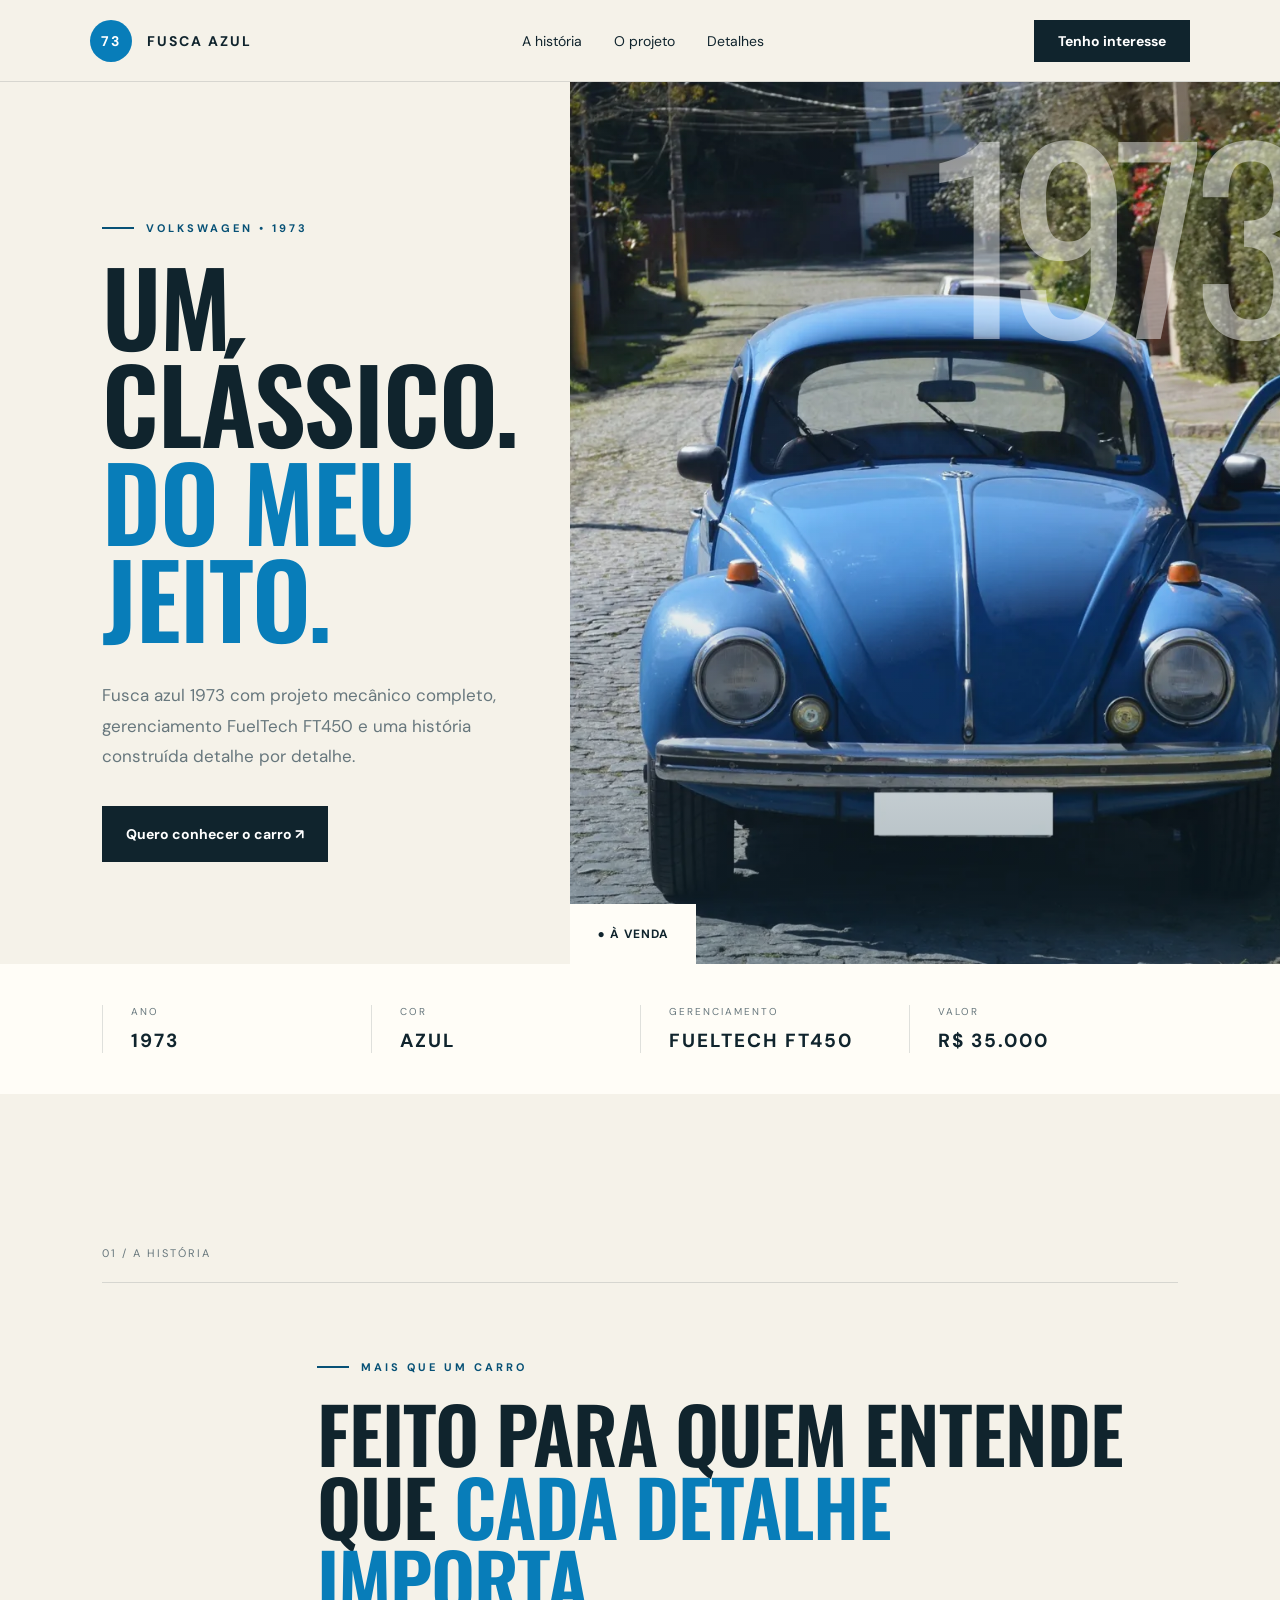
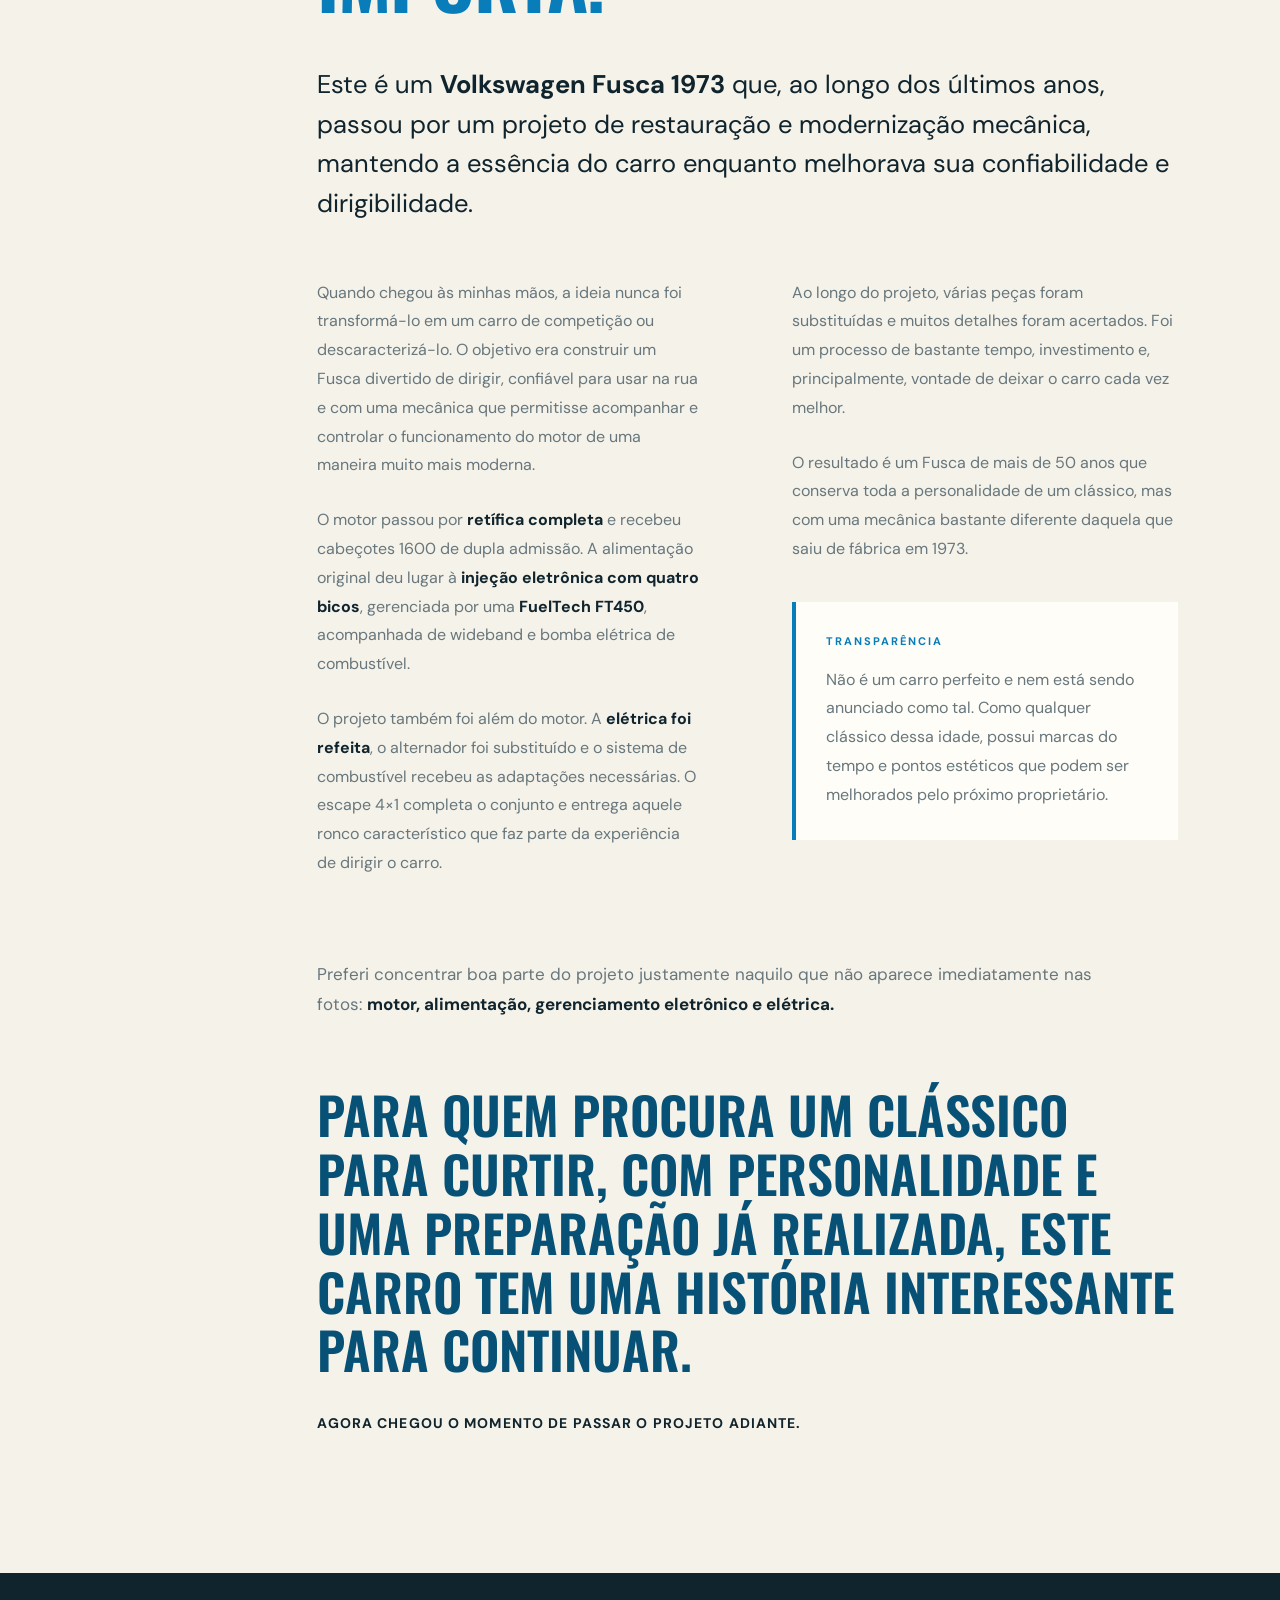
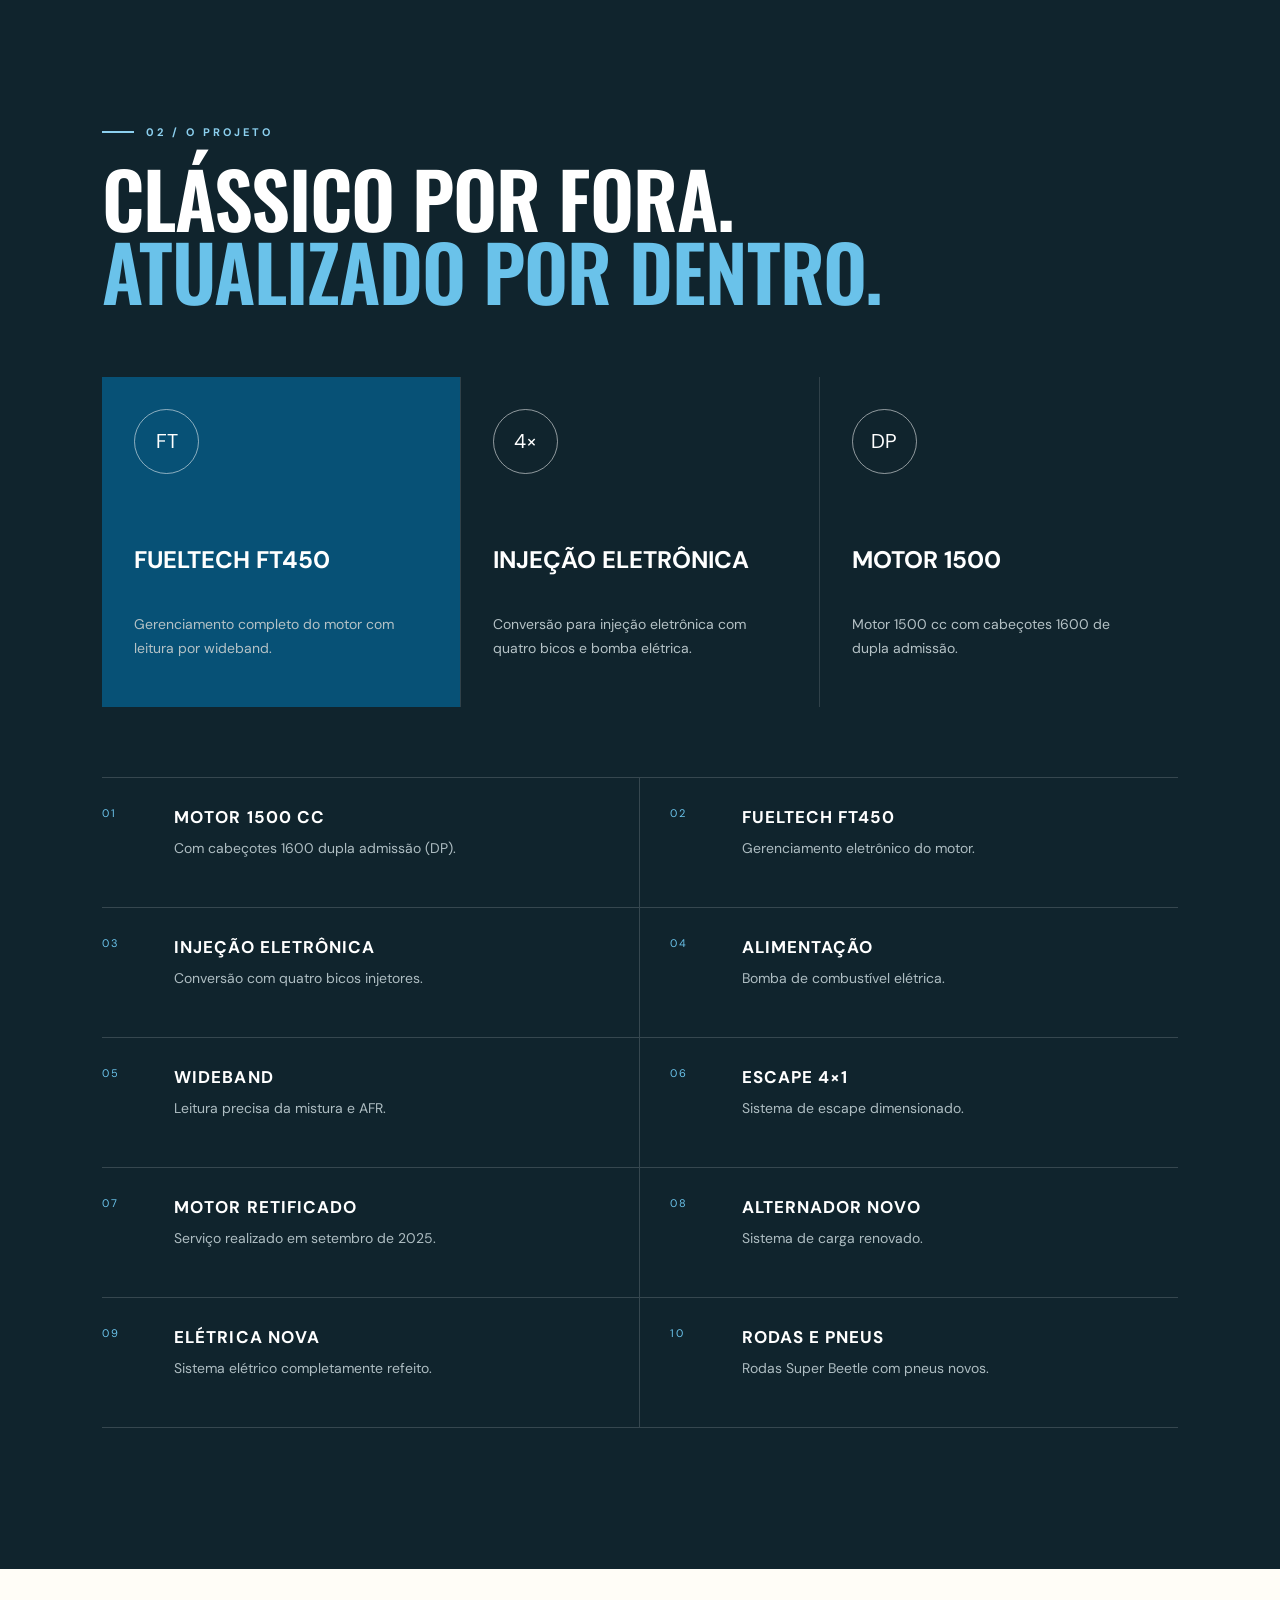
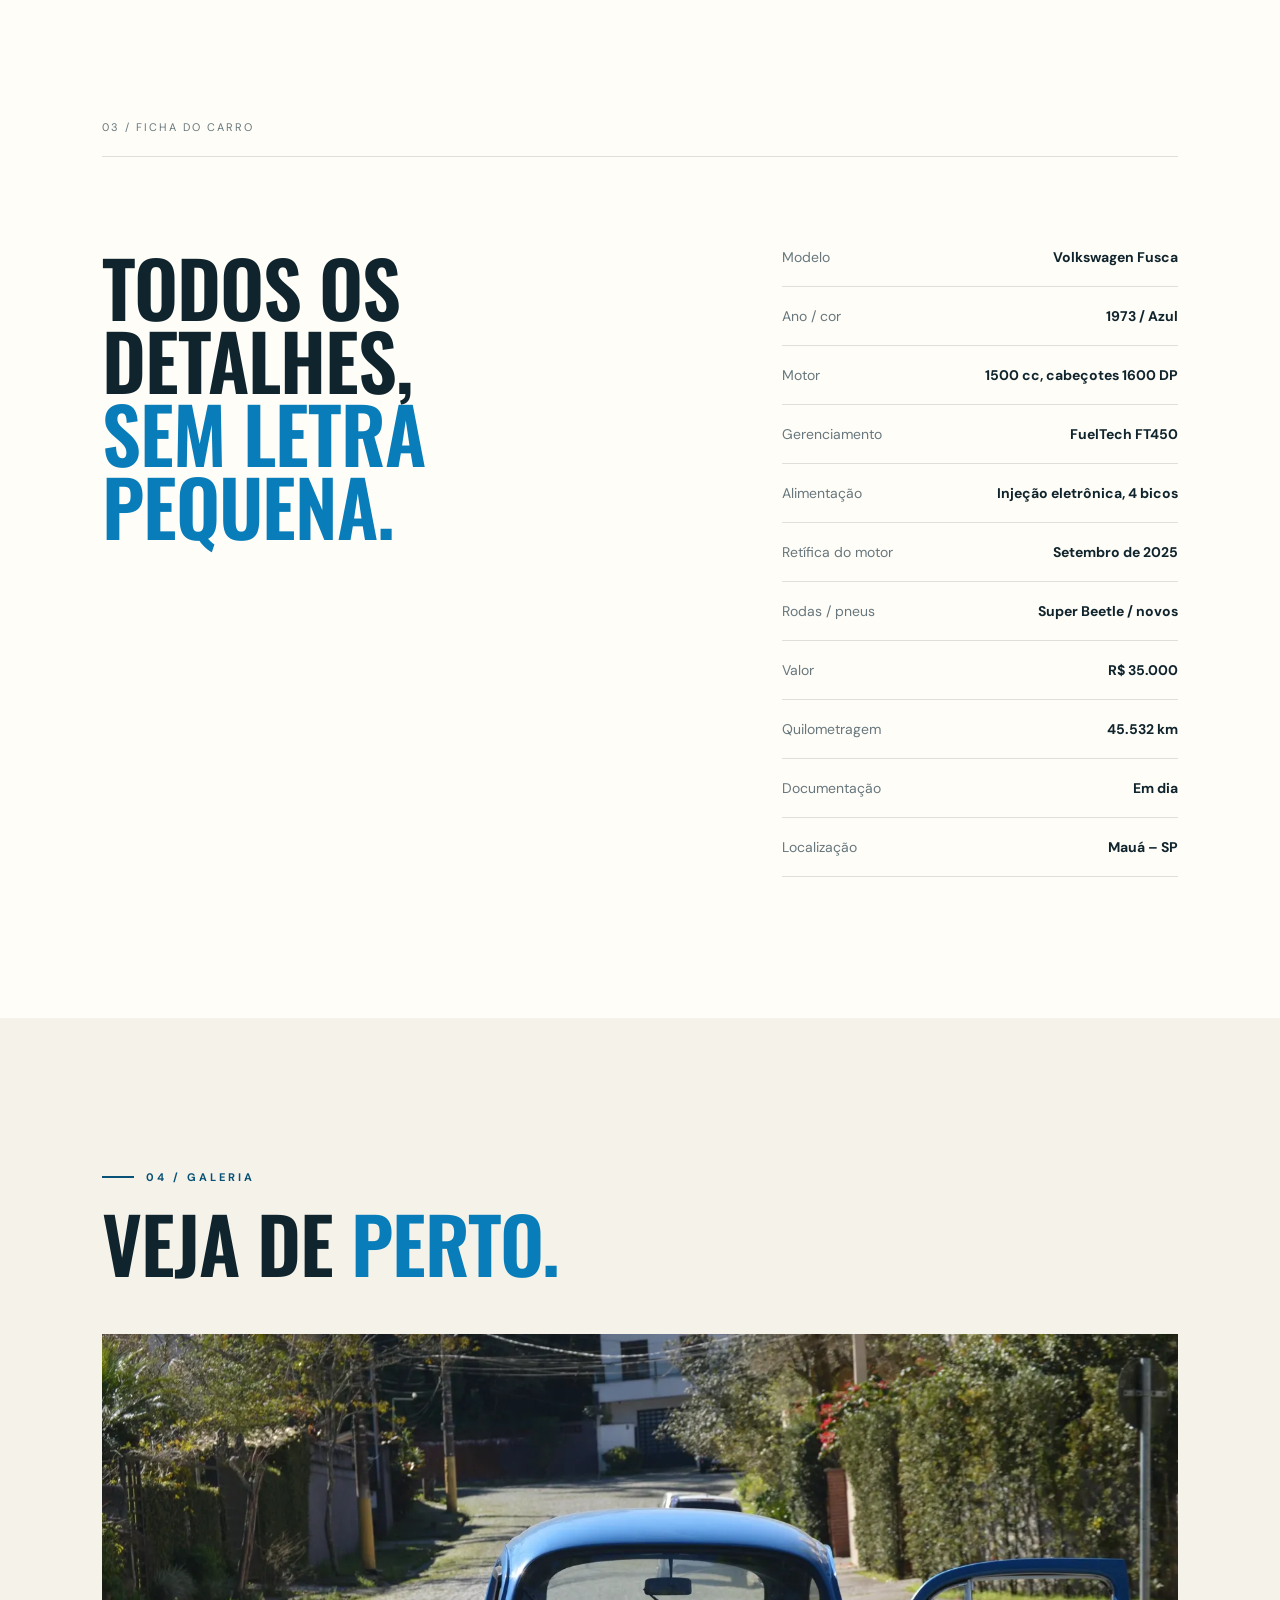
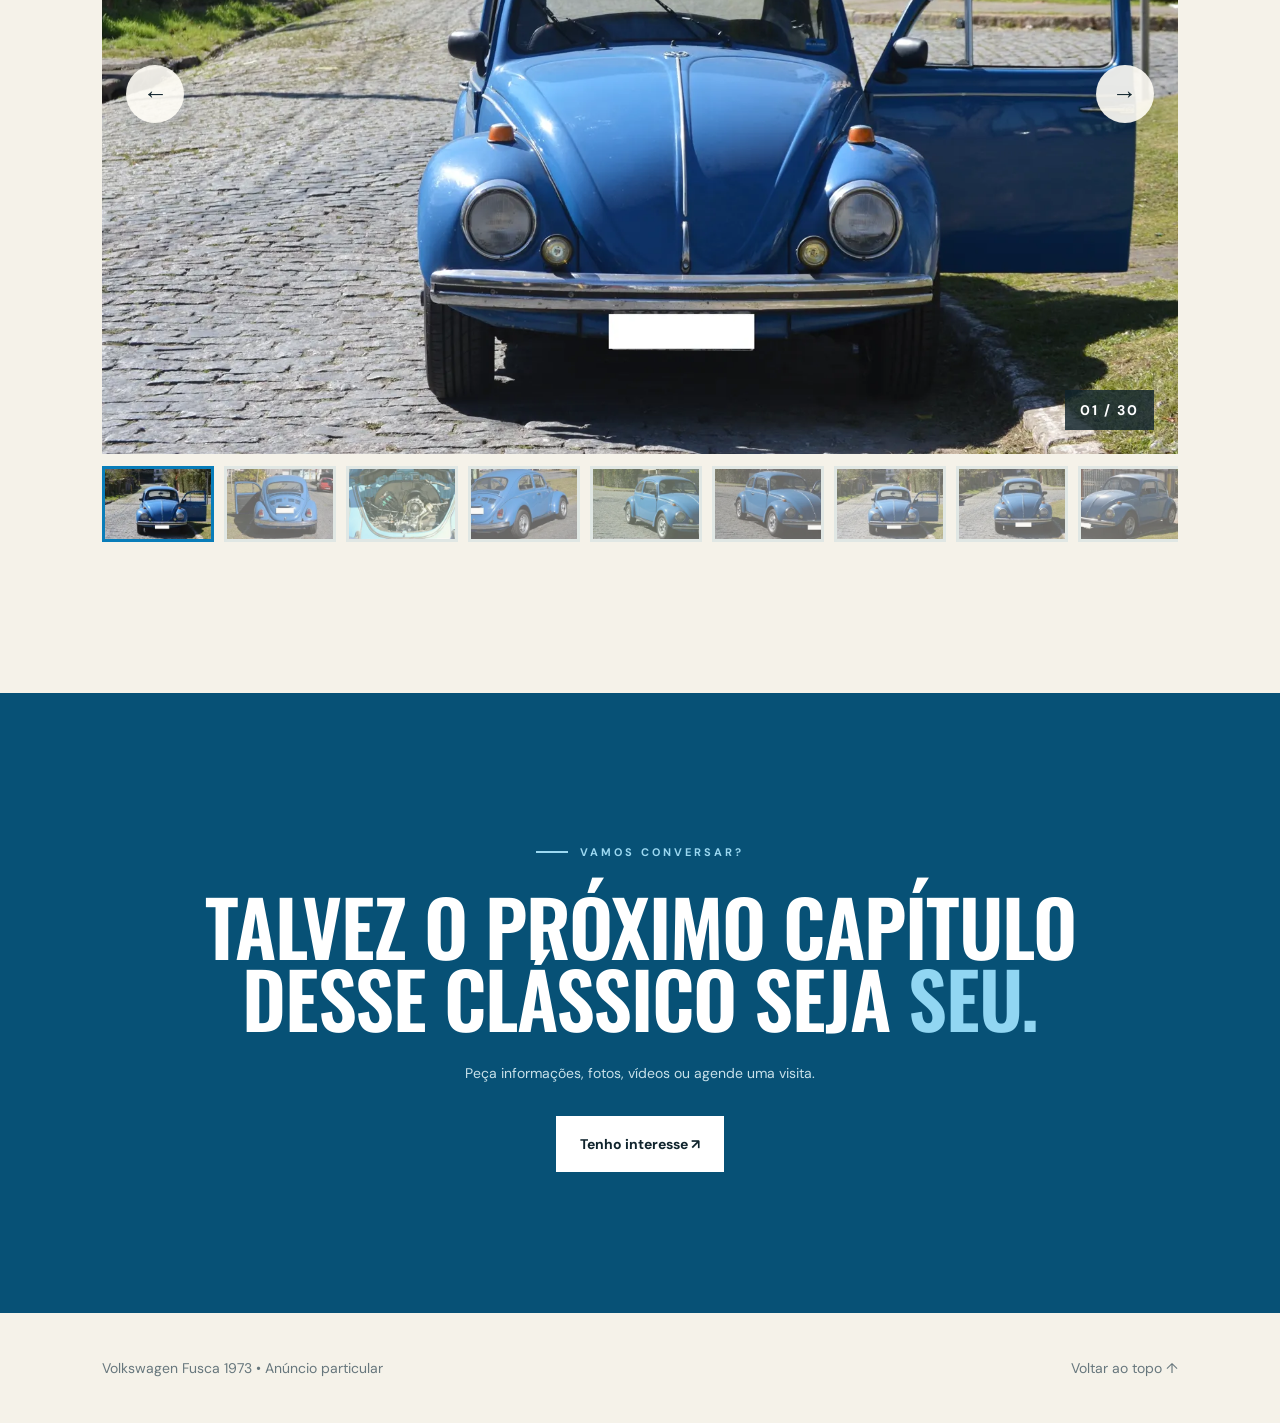
<file: fusca-1973/index.html>
<!doctype html>
<html lang="pt-BR">

<head>
    <meta charset="utf-8">
    <meta name="viewport" content="width=device-width,initial-scale=1">
    <title>Fusca Azul 1973 à venda em Mauá – SP | R$ 35.000</title>
    <meta name="description" content="Volkswagen Fusca 1973 azul à venda em Mauá, SP. Motor 1500, cabeçotes 1600 DP, injeção eletrônica e FuelTech FT450. Valor: R$ 35.000.">
    <meta name="theme-color" content="#075176">
    <meta property="og:type" content="website">
    <meta property="og:locale" content="pt_BR">
    <meta property="og:title" content="Fusca Azul 1973 à venda | R$ 35.000">
    <meta property="og:description" content="Clássico modernizado com motor 1500, cabeçotes 1600 DP, injeção eletrônica e FuelTech FT450.">
    <meta property="og:image" content="images/web/1.JPG.webp">
    <link rel="preconnect" href="https://fonts.googleapis.com">
    <link rel="preconnect" href="https://fonts.gstatic.com" crossorigin>
    <link href="https://fonts.googleapis.com/css2?family=DM+Sans:wght@400;600;700&family=Oswald:wght@500;600;700&display=swap" rel="stylesheet">
    <link rel="stylesheet" href="style.css">
</head>

<body>
    <header><a href="#inicio"><b>73</b> FUSCA AZUL</a>
        <nav><a href="#historia">A história</a><a href="#projeto">O projeto</a><a href="#detalhes">Detalhes</a></nav><a
            class="button small" href="#contato">Tenho interesse</a>
    </header>
    <main>
        <section class="hero" id="inicio">
            <div>
                <p class="tag">VOLKSWAGEN • 1973</p>
                <h1>UM CLÁSSICO.<br><em>DO MEU JEITO.</em></h1>
                <p class="lead">Fusca azul 1973 com projeto mecânico completo, gerenciamento FuelTech FT450 e uma
                    história construída detalhe por detalhe.</p><a class="button" href="#contato">Quero conhecer o carro
                    ↗</a>
            </div>
            <aside class="hero-photo"><img src="images/web/1.JPG.webp" width="1600" height="1067" alt="Volkswagen Fusca azul 1973 visto de frente" fetchpriority="high"><span class="year">1973</span><strong class="sale-badge">● À VENDA</strong></aside>
        </section>
        <section class="facts">
            <div>ANO<b>1973</b></div>
            <div>COR<b>AZUL</b></div>
            <div>GERENCIAMENTO<b>FUELTECH FT450</b></div>
            <div>VALOR<b>R$ 35.000</b></div>
        </section>
        <section class="section story" id="historia">
            <p class="label">01 / A HISTÓRIA</p>
            <article>
                <p class="tag">MAIS QUE UM CARRO</p>
                <h2>FEITO PARA QUEM ENTENDE QUE <em>CADA DETALHE IMPORTA.</em></h2>
                <div class="story-narrative"><p class="story-intro">Este é um <strong>Volkswagen Fusca 1973</strong> que, ao longo dos últimos anos, passou por um projeto de restauração e modernização mecânica, mantendo a essência do carro enquanto melhorava sua confiabilidade e dirigibilidade.</p><div class="story-grid"><div><p>Quando chegou às minhas mãos, a ideia nunca foi transformá-lo em um carro de competição ou descaracterizá-lo. O objetivo era construir um Fusca divertido de dirigir, confiável para usar na rua e com uma mecânica que permitisse acompanhar e controlar o funcionamento do motor de uma maneira muito mais moderna.</p><p>O motor passou por <strong>retífica completa</strong> e recebeu cabeçotes 1600 de dupla admissão. A alimentação original deu lugar à <strong>injeção eletrônica com quatro bicos</strong>, gerenciada por uma <strong>FuelTech FT450</strong>, acompanhada de wideband e bomba elétrica de combustível.</p><p>O projeto também foi além do motor. A <strong>elétrica foi refeita</strong>, o alternador foi substituído e o sistema de combustível recebeu as adaptações necessárias. O escape 4×1 completa o conjunto e entrega aquele ronco característico que faz parte da experiência de dirigir o carro.</p></div><div><p>Ao longo do projeto, várias peças foram substituídas e muitos detalhes foram acertados. Foi um processo de bastante tempo, investimento e, principalmente, vontade de deixar o carro cada vez melhor.</p><p>O resultado é um Fusca de mais de 50 anos que conserva toda a personalidade de um clássico, mas com uma mecânica bastante diferente daquela que saiu de fábrica em 1973.</p><aside class="honesty"><strong>TRANSPARÊNCIA</strong><p>Não é um carro perfeito e nem está sendo anunciado como tal. Como qualquer clássico dessa idade, possui marcas do tempo e pontos estéticos que podem ser melhorados pelo próximo proprietário.</p></aside></div></div><p class="story-ending">Preferi concentrar boa parte do projeto justamente naquilo que não aparece imediatamente nas fotos: <strong>motor, alimentação, gerenciamento eletrônico e elétrica.</strong></p><blockquote>Para quem procura um clássico para curtir, com personalidade e uma preparação já realizada, este carro tem uma história interessante para continuar.</blockquote><p class="handoff">Agora chegou o momento de passar o projeto adiante.</p></div>
            </article>
        </section>
        <section class="section project" id="projeto">
            <p class="tag">02 / O PROJETO</p>
            <h2>CLÁSSICO POR FORA.<br><em>ATUALIZADO POR DENTRO.</em></h2>
            <div class="cards"><article><span>FT</span><h3>FUELTECH FT450</h3><p>Gerenciamento completo do motor com leitura por wideband.</p></article><article><span>4×</span><h3>INJEÇÃO ELETRÔNICA</h3><p>Conversão para injeção eletrônica com quatro bicos e bomba elétrica.</p></article><article><span>DP</span><h3>MOTOR 1500</h3><p>Motor 1500 cc com cabeçotes 1600 de dupla admissão.</p></article></div><ul class="upgrade-list"><li><span>01</span><div><b>MOTOR 1500 CC</b><p>Com cabeçotes 1600 dupla admissão (DP).</p></div></li><li><span>02</span><div><b>FUELTECH FT450</b><p>Gerenciamento eletrônico do motor.</p></div></li><li><span>03</span><div><b>INJEÇÃO ELETRÔNICA</b><p>Conversão com quatro bicos injetores.</p></div></li><li><span>04</span><div><b>ALIMENTAÇÃO</b><p>Bomba de combustível elétrica.</p></div></li><li><span>05</span><div><b>WIDEBAND</b><p>Leitura precisa da mistura e AFR.</p></div></li><li><span>06</span><div><b>ESCAPE 4×1</b><p>Sistema de escape dimensionado.</p></div></li><li><span>07</span><div><b>MOTOR RETIFICADO</b><p>Serviço realizado em setembro de 2025.</p></div></li><li><span>08</span><div><b>ALTERNADOR NOVO</b><p>Sistema de carga renovado.</p></div></li><li><span>09</span><div><b>ELÉTRICA NOVA</b><p>Sistema elétrico completamente refeito.</p></div></li><li><span>10</span><div><b>RODAS E PNEUS</b><p>Rodas Super Beetle com pneus novos.</p></div></li></ul>
        </section>
        <section class="section details" id="detalhes">
            <p class="label">03 / FICHA DO CARRO</p>
            <div class="detail">
                <h2>TODOS OS DETALHES,<br><em>SEM LETRA PEQUENA.</em></h2>
                <dl>
                    <div>
                        <dt>Modelo</dt>
                        <dd>Volkswagen Fusca</dd>
                    </div>
                    <div>
                        <dt>Ano / cor</dt>
                        <dd>1973 / Azul</dd>
                    </div>
                    <div><dt>Motor</dt><dd>1500 cc, cabeçotes 1600 DP</dd></div><div><dt>Gerenciamento</dt><dd>FuelTech FT450</dd></div><div><dt>Alimentação</dt><dd>Injeção eletrônica, 4 bicos</dd></div><div><dt>Retífica do motor</dt><dd>Setembro de 2025</dd></div><div><dt>Rodas / pneus</dt><dd>Super Beetle / novos</dd></div><div><dt>Valor</dt><dd>R$ 35.000</dd></div>
                    <div>
                        <dt>Quilometragem</dt>
                        <dd>45.532 km</dd>
                    </div>
                    <div>
                        <dt>Documentação</dt>
                        <dd>Em dia</dd>
                    </div>
                    <div>
                        <dt>Localização</dt>
                        <dd>Mauá – SP</dd>
                    </div>
                </dl>
            </div>
        </section>
        <section class="section gallery">
            <p class="tag">04 / GALERIA</p>
            <h2>VEJA DE <em>PERTO.</em></h2>
            <div class="carousel" aria-roledescription="carrossel" aria-label="Fotos do Fusca 1973"><div class="carousel-stage"><img id="carousel-image" src="images/web/1.JPG.webp" width="1600" height="1067" alt="Fusca azul 1973 — foto 1 de 30"><button class="carousel-arrow previous" type="button" aria-label="Foto anterior">←</button><button class="carousel-arrow next" type="button" aria-label="Próxima foto">→</button><span class="carousel-counter" aria-live="polite">01 / 30</span></div><div class="carousel-thumbnails" aria-label="Escolher foto"></div></div>
        </section>
        <section class="contact" id="contato">
            <p class="tag">VAMOS CONVERSAR?</p>
            <h2>TALVEZ O PRÓXIMO CAPÍTULO<br>DESSE CLÁSSICO SEJA <em>SEU.</em></h2>
            <p>Peça informações, fotos, vídeos ou agende uma visita.</p><a class="button inverse"
                href="mailto:pedro.p.l.santana@gmail.com?subject=Interesse no Fusca 1973">Tenho interesse ↗</a>
        </section>
    </main>
    <footer>Volkswagen Fusca 1973 • Anúncio particular <a href="#inicio">Voltar ao topo ↑</a></footer>
    <script src="script.js"></script>
</body>

</html>
</file>
<file: style.css>
:root{--ink:#0b202a;--navy:#081a24;--paper:#f3f0e7;--white:#fffdf7;--cyan:#25b7c9;--cyan2:#62d8e4;--muted:#68777c;--line:#0b202a26}*{box-sizing:border-box}html{scroll-behavior:smooth}body{margin:0;color:var(--ink);background:var(--paper);font-family:"DM Sans",Arial,sans-serif}a{color:inherit;text-decoration:none}.skip{position:fixed;top:-80px;left:20px;z-index:100;padding:14px 20px;color:white;background:var(--navy)}.skip:focus{top:20px}.topbar{height:84px;padding:0 7vw;display:flex;align-items:center;justify-content:space-between;position:sticky;top:0;z-index:20;background:#f3f0e7ed;backdrop-filter:blur(14px);border-bottom:1px solid var(--line)}.brand{display:flex;align-items:center;gap:12px;text-transform:uppercase;letter-spacing:.1em;font-size:13px}.brand span{width:43px;height:43px;display:grid;place-items:center;border-radius:50%;color:var(--navy);background:var(--cyan2);font:700 15px "DM Mono"}.topbar nav{display:flex;gap:34px;font-size:13px}.topbar nav a,.contact-link{transition:.2s}.topbar nav a:hover,.contact-link:hover{color:#078395}.contact-link{font-weight:700;border-bottom:1px solid;padding-bottom:4px}.hero{min-height:calc(100vh - 84px);display:grid;grid-template-columns:1.25fr .75fr;gap:7vw;padding:clamp(80px,9vw,145px) 7vw;align-items:center;overflow:hidden}.availability,.eyebrow{display:flex;align-items:center;gap:12px;margin:0 0 24px;color:#087d8c;font-size:11px;font-weight:700;letter-spacing:.2em}.availability i{width:9px;height:9px;border-radius:50%;background:#2fac73;box-shadow:0 0 0 5px #2fac7322}.eyebrow:before{content:"";width:34px;height:2px;background:currentColor}h1,h2{margin:0;font-family:Manrope,Arial,sans-serif;font-weight:800;line-height:.98;letter-spacing:-.055em}h1{font-size:clamp(53px,6.4vw,110px)}h2{font-size:clamp(43px,5.2vw,78px)}em{color:#078fa0;font-style:normal}.intro{max-width:720px;margin:36px 0;color:var(--muted);font-size:18px;line-height:1.75}.intro strong{color:var(--ink)}.hero-actions{display:flex;gap:14px}.button{min-height:56px;padding:0 24px;display:inline-flex;align-items:center;justify-content:center;font-size:13px;font-weight:700;transition:.2s}.button:hover{transform:translateY(-3px)}.primary{color:white;background:var(--navy)}.secondary{border:1px solid var(--line);background:transparent}.terminal{position:relative;border:1px solid #173743;background:var(--navy);box-shadow:28px 28px 0 #25b7c92b}.terminal-bar{height:48px;padding:0 17px;display:flex;align-items:center;gap:8px;color:#7c939c;border-bottom:1px solid #ffffff15;font:11px "DM Mono"}.terminal-bar i{width:9px;height:9px;border-radius:50%;background:#50636b}.terminal-bar i:first-child{background:#e66a5b}.terminal-bar i:nth-child(2){background:#dfb84a}.terminal-bar i:nth-child(3){background:#4eb77b}.terminal-bar span{margin-left:8px}.terminal-body{min-height:380px;padding:34px;color:#c6d4d8;font:13px/1.7 "DM Mono"}.prompt{color:var(--cyan2)}.terminal dl{margin:34px 0}.terminal dl div{display:grid;grid-template-columns:110px 1fr;padding:9px 0;border-bottom:1px solid #ffffff12}.terminal dt{color:#70909b}.terminal dd{margin:0;color:#e4edef}.success{color:#62d49a}.cursor{display:block;width:9px;height:18px;background:var(--cyan2);animation:blink 1s steps(1) infinite}.code-mark{position:absolute;right:-18px;bottom:-45px;color:#25b7c929;font:700 125px Manrope}@keyframes blink{50%{opacity:0}}.numbers{min-height:135px;padding:25px 7vw;display:grid;grid-template-columns:repeat(4,1fr);align-items:center;background:var(--white);border-block:1px solid var(--line)}.numbers div{min-height:60px;padding-left:28px;display:flex;align-items:center;gap:17px;border-left:1px solid var(--line)}.numbers strong{font:700 31px "DM Mono"}.numbers span{max-width:110px;color:var(--muted);font-size:10px;letter-spacing:.14em;line-height:1.5}.section{padding:clamp(90px,11vw,165px) 7vw}.section-index{padding-bottom:22px;border-bottom:1px solid var(--line);color:var(--muted);font:11px "DM Mono";letter-spacing:.16em}.about-grid{display:grid;grid-template-columns:1.2fr .8fr;gap:8vw;padding-top:70px}.about-copy{color:var(--muted);font-size:16px;line-height:1.8}.about-copy .large{margin-top:0;color:var(--ink);font-size:21px;line-height:1.65}.about-copy strong{color:var(--ink)}.expertise{color:white;background:var(--navy)}.section-index.light{color:#81959d;border-color:#ffffff22}.section-title{display:flex;justify-content:space-between;align-items:end;gap:50px;padding-top:70px}.light{color:var(--cyan2)}.section-title>p{max-width:390px;color:#9aabb1;line-height:1.8}.skill-grid{display:grid;grid-template-columns:repeat(3,1fr);gap:1px;margin-top:70px;border:1px solid #ffffff1f;background:#ffffff1f}.skill-grid article{min-height:270px;padding:30px;display:flex;flex-direction:column;background:var(--navy);transition:.25s}.skill-grid article:hover{background:#102c38;transform:translateY(-4px)}.skill-grid span{align-self:flex-end;color:#6d848d;font:11px "DM Mono"}.skill-grid h3{margin:auto 0 18px;font:700 24px Manrope}.skill-grid p{margin:0;color:#9eb0b6;line-height:1.7}.current-grid{display:grid;grid-template-columns:.35fr 1fr;gap:5vw;padding-top:70px}.current-grid>div>p{max-width:780px;color:var(--muted);font-size:17px;line-height:1.8}.current-grid strong{color:var(--ink)}.life{background:var(--white)}code{padding:4px 7px;color:var(--cyan);background:var(--navy);font-family:"DM Mono"}.interest-grid{display:grid;grid-template-columns:repeat(4,1fr);gap:14px;margin-top:70px}.interest-grid article,.interest-card{min-height:285px;padding:28px;display:flex;flex-direction:column;border:1px solid var(--line);background:var(--paper);transition:.25s}.interest-grid article:hover,.interest-card:hover{transform:translateY(-5px);box-shadow:0 18px 45px #0b202a17}.interest-grid span{font-size:32px}.interest-grid h3{margin:auto 0 12px;font:700 20px Manrope}.interest-grid p{margin:0;color:var(--muted);line-height:1.6}.interest-grid .featured{color:white;background:var(--navy)}.interest-grid .featured p{color:#a7b8be}.interest-grid .featured b{margin-top:22px;color:var(--cyan2);font-size:12px}.manifesto{padding:clamp(90px,12vw,190px) 10vw;position:relative;text-align:center;color:white;background:#087d8c;overflow:hidden}.manifesto>span{position:absolute;top:-70px;left:4%;color:#ffffff1b;font:400 300px Georgia}.manifesto blockquote{position:relative;max-width:1150px;margin:auto;font:800 clamp(40px,6vw,88px)/1.05 Manrope;letter-spacing:-.055em}.manifesto em{color:#baf5f5}.contact{padding:clamp(90px,11vw,165px) 7vw;text-align:center;color:white;background:var(--navy)}.contact .eyebrow{justify-content:center}.contact h2 em{color:var(--cyan2)}.contact>p:not(.eyebrow){margin:32px auto;max-width:600px;color:#9eb2ba;font-size:17px;line-height:1.7}.inverse{color:var(--navy);background:var(--cyan2)}footer{min-height:120px;padding:28px 7vw;display:flex;align-items:center;justify-content:space-between;color:var(--muted);font-size:12px}footer>div{display:flex;gap:24px}footer>div a{color:var(--ink);font-weight:700}.button:focus-visible,a:focus-visible{outline:3px solid #efbb47;outline-offset:4px}
@media(max-width:1000px){.hero{grid-template-columns:1fr}.terminal{max-width:680px}.about-grid{grid-template-columns:1fr}.section-title{align-items:start;flex-direction:column}.interest-grid{grid-template-columns:1fr 1fr}.current-grid{grid-template-columns:1fr}.skill-grid{grid-template-columns:1fr 1fr}}
@media(max-width:650px){.topbar{height:70px;padding:0 5vw}.topbar nav{display:none}.brand b{display:none}.contact-link{font-size:12px}.hero{padding:70px 6vw}.intro{font-size:16px}.hero-actions{align-items:stretch;flex-direction:column}.terminal{box-shadow:12px 12px 0 #25b7c92b}.terminal-body{min-height:350px;padding:24px 18px}.terminal dl div{grid-template-columns:90px 1fr}.numbers{grid-template-columns:1fr 1fr;padding:25px 3vw;gap:24px 0}.numbers div{padding-left:14px}.numbers strong{font-size:23px}.section{padding:80px 6vw}.about-grid,.section-title,.current-grid{padding-top:48px}.skill-grid{grid-template-columns:1fr}.skill-grid article{min-height:240px}.interest-grid{grid-template-columns:1fr}.interest-grid article,.interest-card{min-height:230px}.manifesto{padding-left:6vw;padding-right:6vw}footer{align-items:flex-start;flex-direction:column;gap:25px}}
@media(prefers-reduced-motion:reduce){html{scroll-behavior:auto}*{animation:none!important;transition:none!important}}
.header-actions{display:flex;align-items:center;gap:22px}.language-link{display:grid;place-items:center;width:38px;height:38px;border:1px solid var(--line);font:700 11px "DM Mono";letter-spacing:.08em;transition:.2s}.language-link:hover{color:var(--navy);background:var(--cyan2);border-color:var(--cyan2)}
@media(max-width:650px){.header-actions{gap:12px}.language-link{width:34px;height:34px}}

/* Experiência profissional */
.experience{background:var(--white)}.experience-head{display:flex;justify-content:space-between;align-items:end;gap:50px;padding-top:70px}.experience-head>p{max-width:410px;color:var(--muted);font-size:16px;line-height:1.75}.timeline{margin-top:75px;border-top:1px solid var(--line)}.timeline-item{display:grid;grid-template-columns:.28fr 1fr;gap:4vw;padding:40px 0;border-bottom:1px solid var(--line)}.period{padding-top:5px;color:#078fa0;font:500 12px "DM Mono";letter-spacing:.1em}.role{position:relative;padding-left:34px}.role:before{content:"";position:absolute;left:0;top:7px;width:9px;height:9px;border-radius:50%;background:#b7c4c7;box-shadow:0 0 0 6px #e7ece9}.current-role .role:before{background:#2fac73;box-shadow:0 0 0 6px #2fac7322}.role>span{color:var(--muted);font-size:13px}.role h3{margin:8px 0 13px;font:700 clamp(22px,2.4vw,34px) Manrope;letter-spacing:-.025em}.role p{max-width:810px;margin:0;color:var(--muted);font-size:15px;line-height:1.7}.tech{margin-top:18px;color:#087d8c;font:500 11px "DM Mono";letter-spacing:.06em}.early{opacity:.82}
@media(max-width:800px){.experience-head{align-items:start;flex-direction:column}.timeline-item{grid-template-columns:1fr;gap:18px}.role{padding-left:27px}}

/* Respiro para acentos em títulos grandes */
h2{line-height:1.08}

/* Evita colisão entre letras no título principal */
.hero h1{letter-spacing:0}
</file>
<file: fusca-1973/style.css>
:root{--ink:#10242d;--paper:#f5f2e9;--white:#fffdf7;--blue:#087db9;--dark:#075176;--muted:#67777d}*{box-sizing:border-box}html{scroll-behavior:smooth}body{margin:0;color:var(--ink);background:var(--paper);font:14px Arial,sans-serif}a{color:inherit;text-decoration:none}header{height:82px;padding:0 7vw;display:flex;align-items:center;justify-content:space-between;position:sticky;top:0;z-index:5;background:#f5f2e9ee;border-bottom:1px solid #10242d22}header>a:first-child{font-weight:bold;letter-spacing:2px}header b{display:inline-grid;place-items:center;width:42px;height:42px;margin-right:10px;border-radius:50%;color:white;background:var(--blue)}nav{display:flex;gap:32px}.button{display:inline-flex;align-items:center;min-height:56px;padding:0 24px;color:white;background:var(--ink);font-weight:bold}.small{min-height:42px}.hero{min-height:calc(100vh - 82px);display:grid;grid-template-columns:.85fr 1.15fr}.hero>div{padding:10vw 4vw 8vw 8vw}.tag{color:var(--dark);font-size:11px;font-weight:bold;letter-spacing:3px}.tag:before{content:"";display:inline-block;width:32px;height:2px;margin:0 12px 3px 0;background:currentColor}h1,h2{margin:22px 0;font-family:Impact,Arial,sans-serif;font-weight:500;line-height:.95;letter-spacing:-1px}h1{font-size:clamp(60px,8vw,125px)}h2{font-size:clamp(45px,6vw,90px)}em{color:var(--blue);font-style:normal}.lead{max-width:520px;margin:34px 0;color:var(--muted);font-size:17px;line-height:1.8}.hero aside{position:relative;display:grid;place-items:center;overflow:hidden;background:linear-gradient(135deg,#dae9e7,#acd0d9)}.hero aside>span{position:absolute;right:-2%;top:-3%;color:#ffffff66;font:clamp(150px,20vw,320px) Impact}.car{position:relative;width:72%;height:160px;border-radius:55% 50% 20% 20%;background:linear-gradient(145deg,#2da1da,#05618f);box-shadow:0 30px 25px #08364933}.car:before{content:"";position:absolute;width:55%;height:140px;left:22%;top:-95px;border-radius:50% 50% 0 0;background:#087db9}.car i{position:absolute;bottom:-35px;width:90px;height:90px;border:25px solid #17262c;border-radius:50%;background:#ddd}.car i:first-child{left:14%}.car i:last-child{right:14%}.hero aside>p{position:absolute;bottom:55px;font-size:10px;letter-spacing:2px}.hero aside>strong{position:absolute;bottom:0;left:0;padding:22px 28px;background:var(--white);font-size:12px}.facts{min-height:130px;padding:30px 8vw;display:grid;grid-template-columns:repeat(4,1fr);align-items:center;background:var(--white)}.facts div{display:grid;gap:10px;padding-left:28px;border-left:1px solid #10242d22;color:var(--muted);font-size:10px;letter-spacing:2px}.facts b{color:var(--ink);font-size:19px}.section{padding:clamp(90px,11vw,165px) 8vw}.label{padding-bottom:22px;border-bottom:1px solid #10242d22;color:var(--muted);font-size:11px;letter-spacing:2px}.story article{margin-left:20%;padding-top:55px}.columns{max-width:850px;margin:45px 0 0 18%;display:grid;grid-template-columns:1fr 1fr;gap:60px;color:var(--muted);line-height:1.8}.project{color:white;background:var(--ink)}.project .tag{color:#8cd0ef}.project h2 em{color:#6ac2ea}.cards{display:grid;grid-template-columns:repeat(3,1fr);gap:1px;margin-top:70px;background:#ffffff22}.cards article{min-height:330px;padding:32px;display:flex;flex-direction:column;justify-content:flex-end;background:#10242d}.cards article:first-child{background:var(--dark)}.cards span{width:65px;height:65px;margin-bottom:auto;display:grid;place-items:center;border:1px solid #ffffff88;border-radius:50%;font-size:20px}.cards h3{font-size:24px}.cards p{color:#b5c2c6;line-height:1.7}.details{background:var(--white)}.detail{display:grid;grid-template-columns:1fr .7fr;gap:9vw;padding-top:60px}dl{margin:0}dl div{display:flex;justify-content:space-between;padding:20px 0;border-bottom:1px solid #10242d22}dt{color:var(--muted)}dd{margin:0;font-weight:bold}.photos{height:570px;margin-top:55px;display:grid;grid-template-columns:1.4fr 1fr;grid-template-rows:1fr 1fr;gap:14px}.photos div{position:relative;display:grid;place-items:center;color:#087db966;background:linear-gradient(145deg,#d9e6e3,#a8cad2);font-size:65px}.photos div:first-child{grid-row:1/3}.photos b{position:absolute;left:18px;bottom:18px;padding:8px;color:var(--ink);background:white;font-size:10px;letter-spacing:2px}.contact{padding:clamp(90px,11vw,165px) 8vw;text-align:center;color:white;background:var(--dark)}.contact .tag{color:#9bd8f1}.contact h2{margin:30px auto}.contact h2 em{color:#91d6f2}.contact>p:not(.tag){color:#c7e0e9}.inverse{margin-top:20px;color:var(--ink);background:white}.contact small{display:block;margin-top:18px;color:#9bc7d7}footer{min-height:110px;padding:30px 8vw;display:flex;align-items:center;justify-content:space-between;color:var(--muted)}
@media(max-width:850px){nav{display:none}.hero{grid-template-columns:1fr}.hero>div{padding:75px 7vw}.hero aside{min-height:450px}.facts{grid-template-columns:1fr 1fr;gap:25px 0}.story article,.columns{margin-left:0}.cards{grid-template-columns:1fr}.cards article{min-height:270px}.detail{grid-template-columns:1fr}.photos{height:480px}}
@media(max-width:550px){header{padding:0 5vw}header>a:first-child{font-size:0}.small{font-size:11px}.hero aside{min-height:350px}.car{transform:scale(.72);width:95%}.facts{padding:25px 2vw}.facts div{padding-left:12px}.facts b{font-size:15px}.section{padding:80px 6vw}.columns{grid-template-columns:1fr;gap:12px}.photos{height:auto;grid-template-columns:1fr;grid-template-rows:330px 220px 220px}.photos div:first-child{grid-row:auto}footer{align-items:flex-start;flex-direction:column;gap:20px}}
/* Hero com a foto real do carro */
.hero .hero-photo{position:relative;display:block;min-width:0;overflow:hidden;background:#b2d2da}
.hero .hero-photo:after{content:"";position:absolute;inset:0;z-index:1;pointer-events:none;background:linear-gradient(180deg,rgba(5,42,60,.05) 55%,rgba(5,42,60,.38) 100%)}
.hero .hero-photo>img{position:absolute;inset:0;width:100%;height:100%;display:block;object-fit:cover;object-position:52% center}
.hero .hero-photo>.year{position:absolute;top:3%;right:-2%;z-index:2;color:rgba(255,255,255,.45);font:clamp(140px,19vw,300px)/1 Impact,Arial,sans-serif;letter-spacing:-.06em}
.hero .hero-photo>.sale-badge{position:absolute;left:0;bottom:0;z-index:2;padding:22px 28px;color:var(--ink);background:var(--white);font-size:12px;letter-spacing:.08em}
@media(max-width:850px){.hero .hero-photo{min-height:clamp(460px,75vw,680px)}.hero .hero-photo>img{object-position:52% 48%}}
@media(max-width:550px){.hero .hero-photo{min-height:430px}.hero .hero-photo>img{object-position:52% center}.hero .hero-photo>.year{font-size:34vw}.hero .hero-photo>.sale-badge{padding:18px 22px}}

/* Galeria em carrossel */
.carousel{margin-top:55px}.carousel-stage{position:relative;height:min(70vw,720px);min-height:440px;overflow:hidden;background:#d3e1e1}.carousel-stage>img{width:100%;height:100%;display:block;object-fit:cover;object-position:center;transition:opacity .24s ease,transform .35s ease}.carousel-stage>img.changing{opacity:.25;transform:scale(1.015)}.carousel-arrow{position:absolute;top:50%;z-index:2;width:58px;height:58px;border:0;border-radius:50%;color:var(--ink);background:rgba(255,253,247,.9);box-shadow:0 8px 30px rgba(16,36,45,.18);font-size:25px;cursor:pointer;transform:translateY(-50%);transition:.2s}.carousel-arrow:hover{color:#fff;background:var(--blue);transform:translateY(-50%) scale(1.06)}.carousel-arrow.previous{left:24px}.carousel-arrow.next{right:24px}.carousel-counter{position:absolute;right:24px;bottom:24px;z-index:2;padding:11px 15px;color:#fff;background:rgba(16,36,45,.82);font-weight:bold;letter-spacing:.14em}.carousel-thumbnails{display:flex;gap:10px;margin-top:12px;padding-bottom:10px;overflow-x:auto;scrollbar-width:thin;scroll-snap-type:x proximity}.carousel-thumbnail{flex:0 0 112px;height:76px;padding:0;border:3px solid transparent;background:#d3e1e1;cursor:pointer;opacity:.6;overflow:hidden;scroll-snap-align:center;transition:.2s}.carousel-thumbnail:hover,.carousel-thumbnail.active{opacity:1}.carousel-thumbnail.active{border-color:var(--blue)}.carousel-thumbnail img{width:100%;height:100%;display:block;object-fit:cover}
@media(max-width:850px){.carousel-stage{height:68vw;min-height:430px}}
@media(max-width:550px){.carousel{margin-top:38px}.carousel-stage{height:72vw;min-height:300px}.carousel-arrow{width:44px;height:44px;font-size:20px}.carousel-arrow.previous{left:12px}.carousel-arrow.next{right:12px}.carousel-counter{right:12px;bottom:12px}.carousel-thumbnail{flex-basis:82px;height:58px}}

/* Lista completa do projeto */
.upgrade-list{display:grid;grid-template-columns:repeat(2,1fr);gap:0;margin:70px 0 0;padding:0;list-style:none;border-top:1px solid rgba(255,255,255,.16)}.upgrade-list li{min-height:130px;padding:28px 24px 28px 0;display:grid;grid-template-columns:54px 1fr;gap:18px;border-bottom:1px solid rgba(255,255,255,.16)}.upgrade-list li:nth-child(odd){border-right:1px solid rgba(255,255,255,.16)}.upgrade-list li:nth-child(even){padding-left:30px}.upgrade-list>li>span{color:#6ac2ea;font-size:11px;letter-spacing:.14em}.upgrade-list b{font-size:17px;letter-spacing:.06em}.upgrade-list p{margin:10px 0 0;color:#aebdc2;line-height:1.55}
@media(max-width:650px){.upgrade-list{grid-template-columns:1fr;margin-top:45px}.upgrade-list li:nth-child(odd){border-right:0}.upgrade-list li:nth-child(even){padding-left:0}.upgrade-list li{min-height:auto}}

/* Narrativa da história */
.story-narrative{max-width:1040px;margin-top:50px}.story-intro{max-width:900px;margin:0 0 55px;color:var(--ink);font-size:clamp(20px,2vw,28px);line-height:1.55}.story-grid{display:grid;grid-template-columns:1fr 1fr;gap:clamp(40px,7vw,90px);color:var(--muted);font-size:16px;line-height:1.8}.story-grid p{margin:0 0 26px}.story-narrative strong{color:var(--ink)}.honesty{margin-top:38px;padding:30px;border-left:4px solid var(--blue);background:var(--white)}.honesty>strong{display:block;margin-bottom:14px;color:var(--blue);font-size:11px;letter-spacing:.18em}.honesty p{margin:0}.story-ending{max-width:810px;margin:55px 0 0;color:var(--muted);font-size:17px;line-height:1.8}.story-narrative blockquote{max-width:900px;margin:65px 0 35px;padding:0;border:0;color:var(--dark);font:clamp(30px,4vw,56px)/1.15 Impact,Arial,sans-serif;text-transform:uppercase}.handoff{margin:0;color:var(--ink);font-weight:bold;letter-spacing:.08em;text-transform:uppercase}
@media(max-width:750px){.story-grid{grid-template-columns:1fr;gap:10px}.story-intro{margin-bottom:38px}.story-narrative blockquote{margin-top:48px}.honesty{margin:22px 0 15px}}

/* Acabamento tipográfico e de acessibilidade */
body{font-family:"DM Sans",Arial,sans-serif}h1,h2,.story-narrative blockquote{font-family:"Oswald",Impact,Arial,sans-serif;font-weight:600}.hero .hero-photo>.year{font-family:"Oswald",Impact,Arial,sans-serif}.button,.carousel-arrow,.carousel-thumbnail{transition-duration:.2s}.button:focus-visible,nav a:focus-visible,.carousel-arrow:focus-visible,.carousel-thumbnail:focus-visible,footer a:focus-visible{outline:3px solid #f2b84b;outline-offset:4px}@media(prefers-reduced-motion:reduce){html{scroll-behavior:auto}.button,.carousel-arrow,.carousel-thumbnail,.carousel-stage>img{transition:none!important}}
</file>
